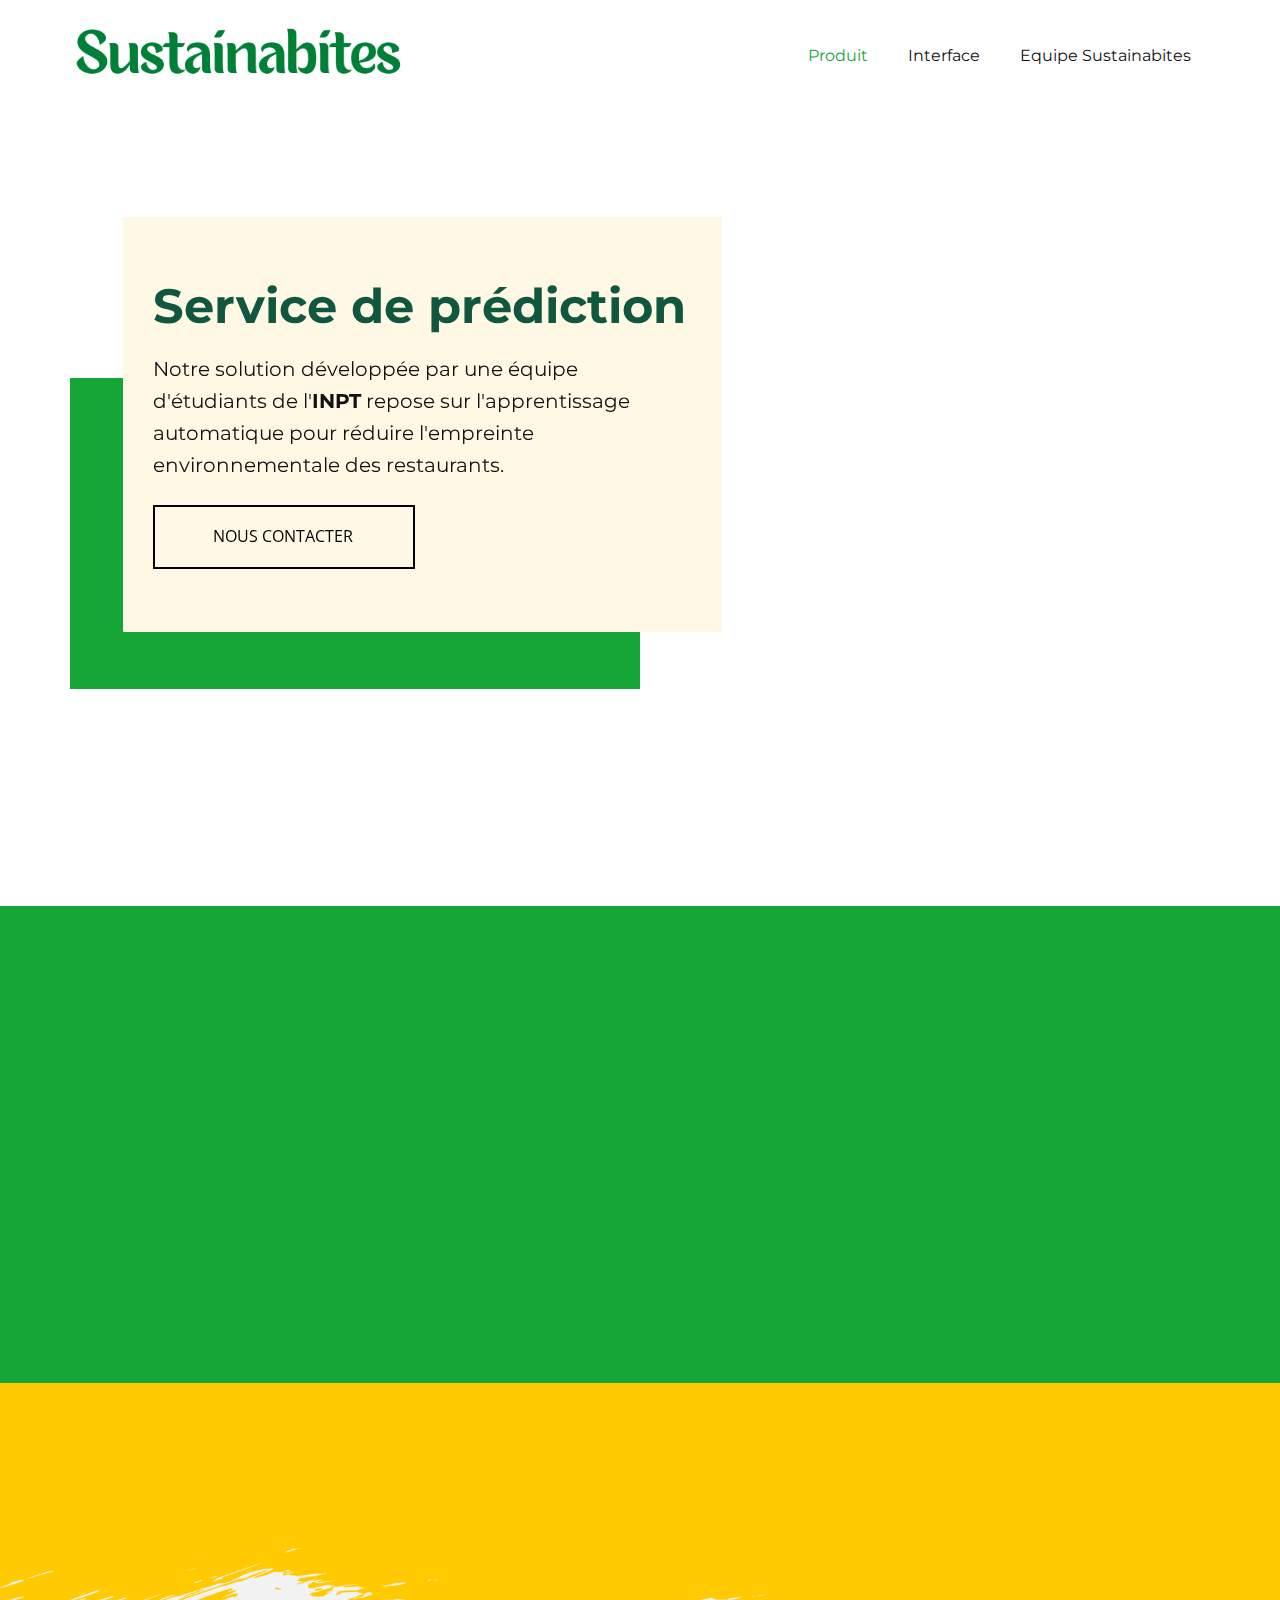
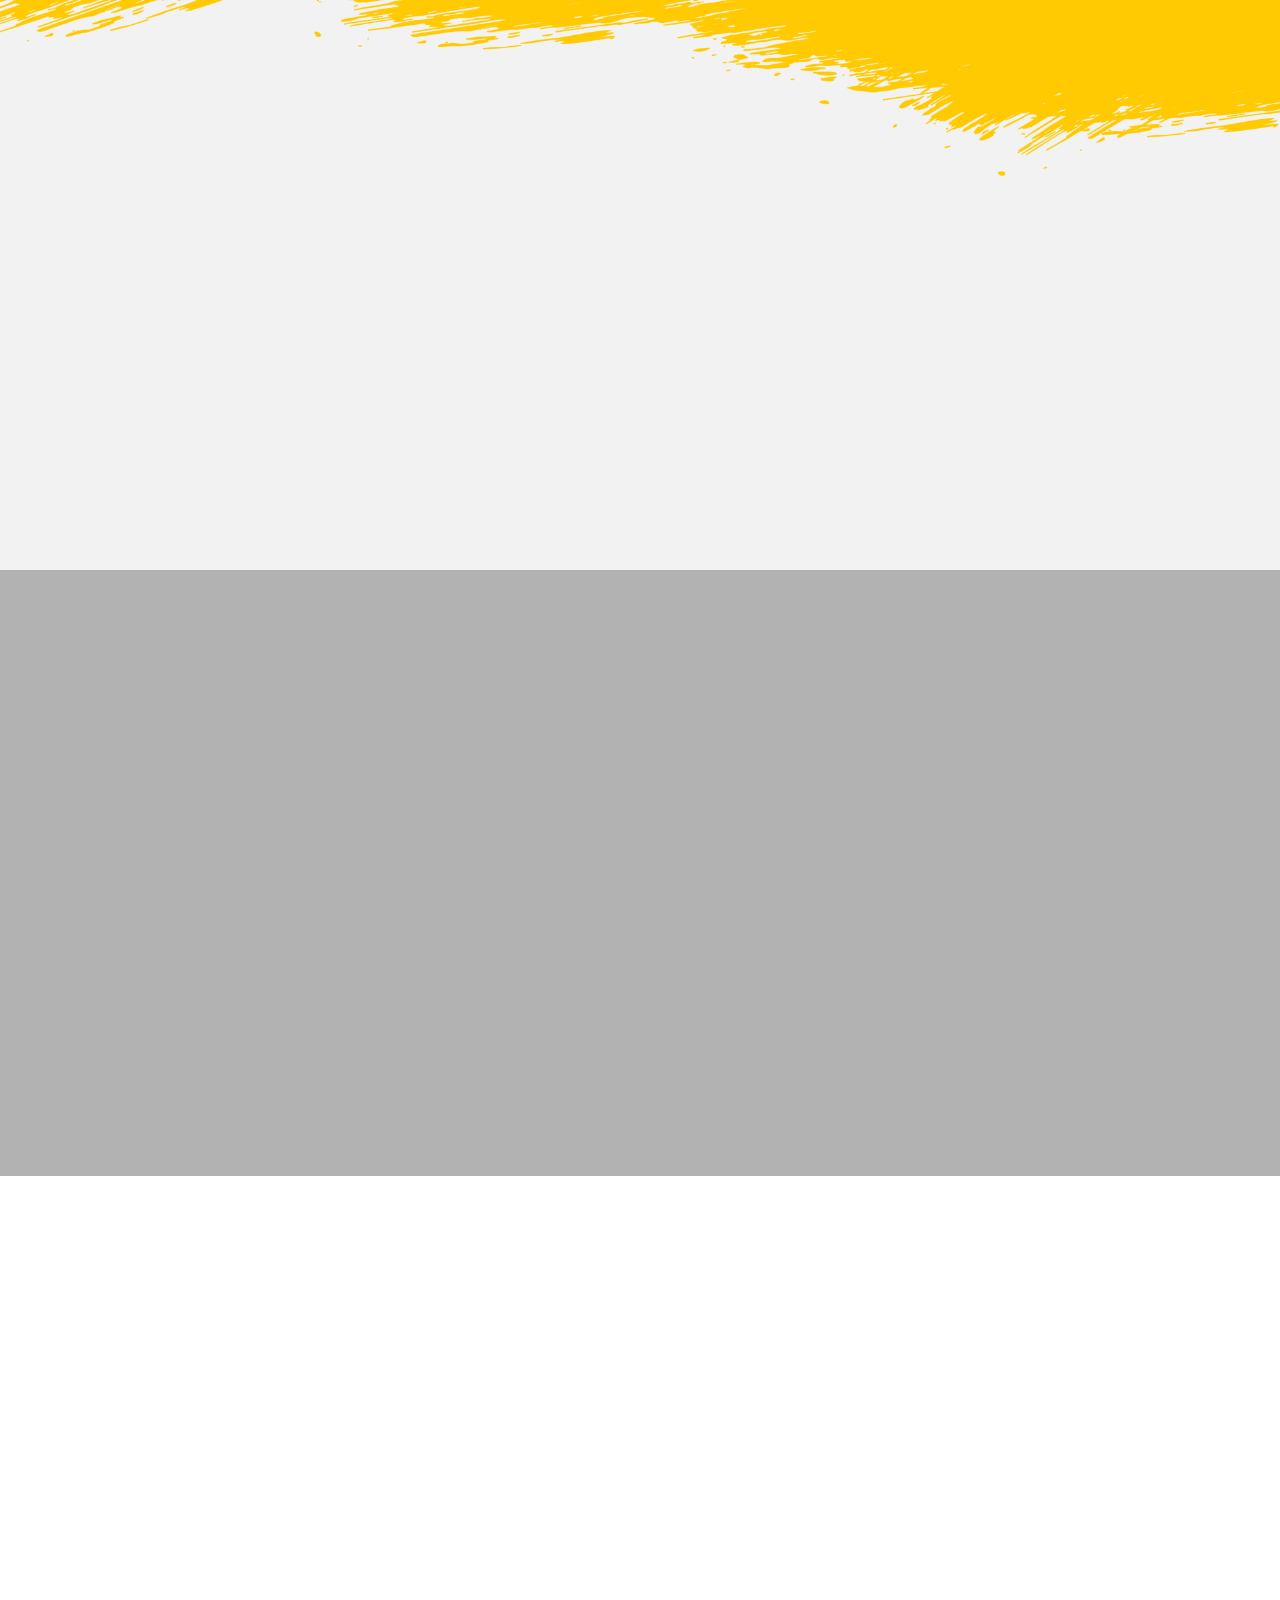
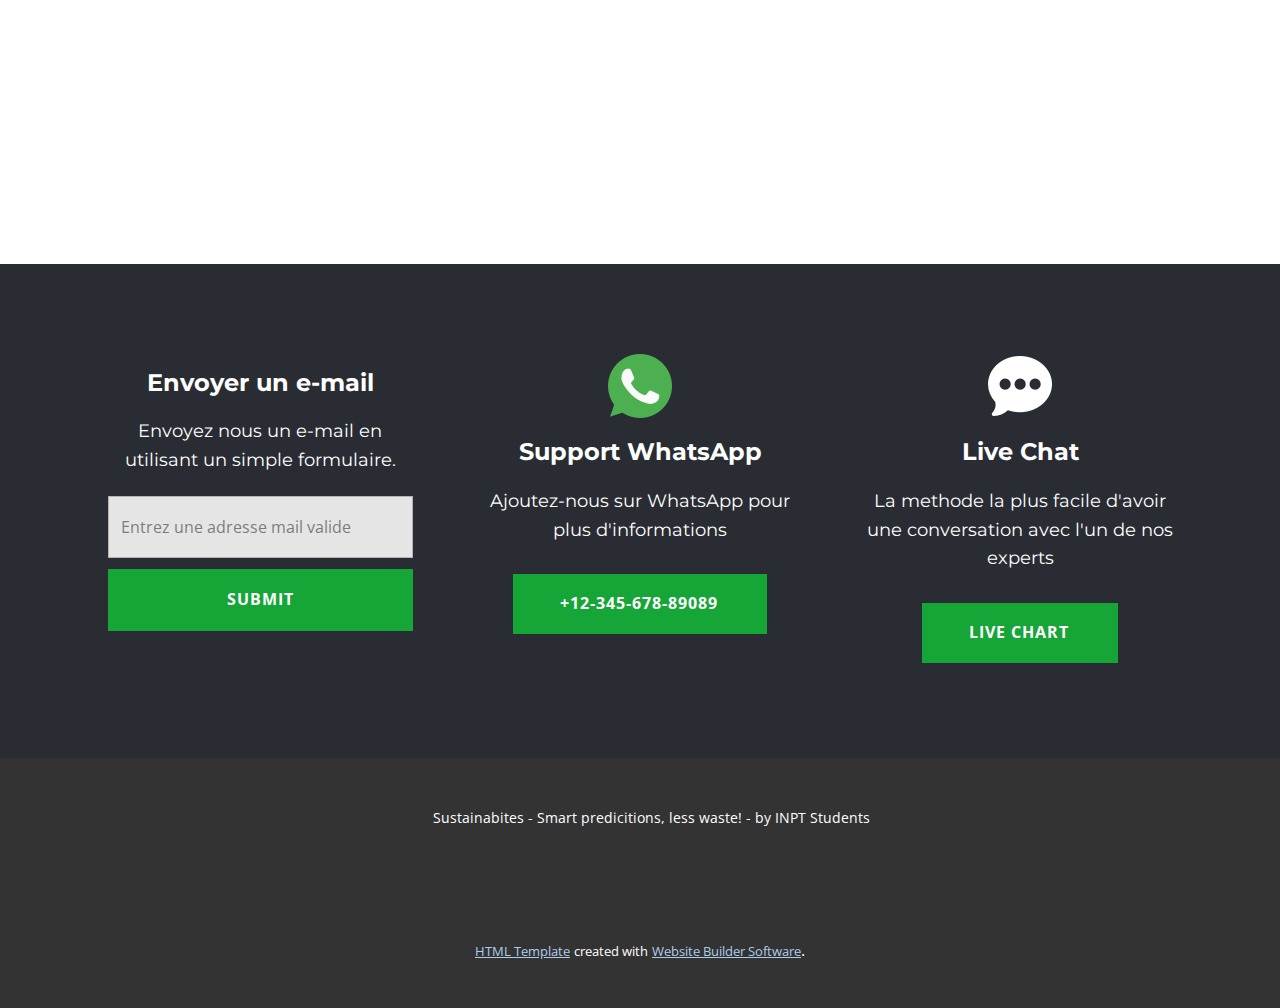
<file: index.html>
<!DOCTYPE html>
<html style="font-size: 16px;" lang="en"><head>
  <link rel="icon" type="image/x-icon" href="/images/sustainabites.ico">
    <meta name="viewport" content="width=device-width, initial-scale=1.0">
    <meta charset="utf-8">
    <meta name="keywords" content="Home Repair Services">
    <meta name="description" content="">
    <title>Produit</title>
    <link rel="stylesheet" href="nicepage.css" media="screen">
<link rel="stylesheet" href="Produit.css" media="screen">
    <script class="u-script" type="text/javascript" src="jquery-1.9.1.min.js" defer=""></script>
    <script class="u-script" type="text/javascript" src="nicepage.js" defer=""></script>
    <meta name="generator" content="Nicepage 5.10.1, nicepage.com">
    <meta name="referrer" content="origin">
    <link id="u-theme-google-font" rel="stylesheet" href="https://fonts.googleapis.com/css?family=Roboto:100,100i,300,300i,400,400i,500,500i,700,700i,900,900i|Open+Sans:300,300i,400,400i,500,500i,600,600i,700,700i,800,800i">
    <link id="u-page-google-font" rel="stylesheet" href="https://fonts.googleapis.com/css?family=Montserrat:100,100i,200,200i,300,300i,400,400i,500,500i,600,600i,700,700i,800,800i,900,900i">
    
    
    
    
    
    
    
    <script type="application/ld+json">{
		"@context": "http://schema.org",
		"@type": "Organization",
		"name": ""
}</script>
    <meta name="theme-color" content="#478ac9">
    <meta property="og:title" content="Produit">
    <meta property="og:type" content="website">
  <meta data-intl-tel-input-cdn-path="intlTelInput/"></head>
  <body class="u-body u-xl-mode" data-lang="en"><header class="u-align-center-sm u-align-center-xs u-clearfix u-header u-header" id="sec-fc20"><div class="u-clearfix u-sheet u-sheet-1">
        <nav class="u-align-left u-menu u-menu-one-level u-offcanvas u-menu-1">
          <div class="menu-collapse" style="font-size: 1rem;">
            <a class="u-button-style u-nav-link" href="#">
              <svg class="u-svg-link" preserveAspectRatio="xMidYMin slice" viewBox="0 0 302 302" style=""><use xlink:href="#svg-8a8f"></use></svg>
              <svg xmlns="http://www.w3.org/2000/svg" xmlns:xlink="http://www.w3.org/1999/xlink" version="1.1" id="svg-8a8f" x="0px" y="0px" viewBox="0 0 302 302" style="enable-background:new 0 0 302 302;" xml:space="preserve" class="u-svg-content"><g><rect y="36" width="302" height="30"></rect><rect y="236" width="302" height="30"></rect><rect y="136" width="302" height="30"></rect>
</g><g></g><g></g><g></g><g></g><g></g><g></g><g></g><g></g><g></g><g></g><g></g><g></g><g></g><g></g><g></g></svg>
            </a>
          </div>
          <div class="u-custom-menu u-nav-container">
            <ul class="u-custom-font u-font-montserrat u-nav u-unstyled u-nav-1"><li class="u-nav-item"><a class="u-button-style u-nav-link u-text-active-custom-color-2 u-text-hover-custom-color-3" href="index.html" style="padding: 10px 20px;">Produit</a>
</li><li class="u-nav-item"><a class="u-button-style u-nav-link u-text-active-custom-color-2 u-text-hover-custom-color-3" href="Interface.html" style="padding: 10px 20px;">Interface</a>
</li><li class="u-nav-item"><a class="u-button-style u-nav-link u-text-active-custom-color-2 u-text-hover-custom-color-3" href="Equipe-Sustainabites.html" style="padding: 10px 20px;">Equipe Sustainabites</a>
</li></ul>
          </div>
          <div class="u-custom-menu u-nav-container-collapse">
            <div class="u-align-center u-black u-container-style u-inner-container-layout u-opacity u-opacity-95 u-sidenav">
              <div class="u-inner-container-layout u-sidenav-overflow">
                <div class="u-menu-close"></div>
                <ul class="u-align-center u-nav u-popupmenu-items u-unstyled u-nav-2"><li class="u-nav-item"><a class="u-button-style u-nav-link" href="index.html">Produit</a>
</li><li class="u-nav-item"><a class="u-button-style u-nav-link" href="Interface.html">Interface</a>
</li><li class="u-nav-item"><a class="u-button-style u-nav-link" href="Equipe-Sustainabites.html">Equipe Sustainabites</a>
</li></ul>
              </div>
            </div>
            <div class="u-black u-menu-overlay u-opacity u-opacity-70"></div>
          </div>
        </nav>
        <img class="u-image u-image-contain u-image-default u-image-1" src="images/Screenshotfrom2023-05-1816-15-27.png" alt="" data-image-width="493" data-image-height="90">
      </div></header>
    <section class="u-clearfix u-image u-section-1" id="carousel_482a" data-image-width="989" data-image-height="2048">
      <div class="u-clearfix u-sheet u-sheet-1">
        <div class="u-custom-color-2 u-shape u-shape-rectangle u-shape-1" data-animation-name="customAnimationIn" data-animation-duration="1500" data-animation-delay="500"></div>
        <div class="u-container-align-left-lg u-container-align-left-md u-container-align-left-sm u-container-align-left-xl u-container-style u-custom-color-1 u-group u-group-1" data-animation-name="customAnimationIn" data-animation-duration="1500" data-animation-delay="0">
          <div class="u-container-layout u-valign-middle-lg u-valign-middle-md u-valign-middle-sm u-valign-middle-xl u-container-layout-1">
            <h2 class="u-align-left u-custom-font u-font-montserrat u-text u-text-custom-color-4 u-text-default u-text-1"> Service de prédiction</h2>
            <p class="u-align-left u-custom-font u-font-montserrat u-text u-text-2">Notre solution développée par une équipe d'étudiants de l'<span style="font-weight: 700;">INPT</span> repose sur l'apprentissage automatique pour réduire l'empreinte environnementale des restaurants.
            </p>
            <a href="https://nicepage.one" class="u-active-black u-align-left u-border-2 u-border-active-black u-border-black u-border-hover-black u-border-radius-50 u-btn u-btn-round u-button-style u-hover-custom-color-2 u-none u-btn-1">Nous contacter</a>
          </div>
        </div>
      </div>
    </section>
    <section class="skrollable skrollable-between u-align-center u-clearfix u-container-align-center u-custom-color-2 u-section-2" src="" id="carousel_9810">
      <div class="u-clearfix u-sheet u-valign-middle u-sheet-1">
        <h2 class="u-align-center u-custom-font u-font-montserrat u-text u-text-1" data-animation-name="customAnimationIn" data-animation-duration="1500">Smart predictions, less waste</h2>
        <p class="u-align-center u-large-text u-text u-text-variant u-text-2" data-animation-name="customAnimationIn" data-animation-duration="1500" data-animation-delay="250"> Notre visée est de sensibiliser les étudiants à l'importance de la protection de l'environnement et minimiser la consommation des ressources</p>
        <a href="https://nicepage.studio" class="u-active-white u-align-center u-border-2 u-border-active-white u-border-black u-border-hover-white u-border-radius-50 u-btn u-button-style u-custom-color-1 u-hover-custom-color-3 u-btn-1" data-animation-name="customAnimationIn" data-animation-duration="1500" data-animation-delay="500" data-animation-direction="">Acheter notre produit</a>
      </div>
    </section>
    <section class="u-align-center u-clearfix u-grey-5 u-section-3" id="sec-b285">
      <div class="u-container-style u-expanded-width-lg u-expanded-width-md u-expanded-width-sm u-expanded-width-xl u-group u-image u-image-1" data-image-width="1980" data-image-height="1132">
        <div class="u-container-layout u-valign-top u-container-layout-1">
          <h2 class="u-align-center u-custom-font u-font-montserrat u-text u-text-default u-text-1" data-animation-name="customAnimationIn" data-animation-duration="1500">Nos services</h2>
        </div>
      </div>
      <div class="u-list u-list-1">
        <div class="u-repeater u-repeater-1">
          <div class="u-align-left u-container-style u-list-item u-repeater-item u-shape-rectangle u-white u-list-item-1" data-animation-name="customAnimationIn" data-animation-duration="1500" data-animation-delay="250">
            <div class="u-container-layout u-similar-container u-valign-top u-container-layout-2"><span class="u-custom-color-2 u-file-icon u-icon u-icon-circle u-icon-1" data-animation-name="customAnimationIn" data-animation-duration="1500" data-animation-delay="500"><img src="images/1107201-d9b66ee2.png" alt=""></span>
              <h4 class="u-custom-font u-font-montserrat u-text u-text-2">Précise</h4>
              <p class="u-custom-font u-font-montserrat u-text u-text-3">
                <span style="font-weight: 700;">Sustainabites</span> a une précision de prédiction de 95% du nombre de repas.
              </p>
              <a href="https://nicepage.com/k/love-html-templates" class="u-border-1 u-border-active-black u-border-custom-color-2 u-border-hover-black u-border-no-left u-border-no-right u-border-no-top u-bottom-left-radius-0 u-bottom-right-radius-0 u-btn u-button-style u-none u-radius-0 u-text-active-black u-text-body-color u-text-hover-black u-top-left-radius-0 u-top-right-radius-0 u-btn-1">En savoir plus</a>
            </div>
          </div>
          <div class="u-align-left u-container-style u-list-item u-repeater-item u-shape-rectangle u-video-cover u-white u-list-item-2" data-animation-name="customAnimationIn" data-animation-duration="1500" data-animation-delay="250">
            <div class="u-container-layout u-similar-container u-valign-top u-container-layout-3"><span class="u-custom-color-2 u-file-icon u-icon u-icon-circle u-icon-2" data-animation-name="customAnimationIn" data-animation-duration="1500" data-animation-delay="500"><img src="images/422315-870a052d.png" alt=""></span>
              <h4 class="u-custom-font u-font-montserrat u-text u-text-4">Simple</h4>
              <p class="u-custom-font u-font-montserrat u-text u-text-5">La WebApp <span style="font-weight: 700;">Sustainabites</span> est tr​è​s simple a utiliser avec une interface précise.
              </p>
              <a href="https://nicepage.review" class="u-border-1 u-border-active-black u-border-custom-color-2 u-border-hover-black u-border-no-left u-border-no-right u-border-no-top u-bottom-left-radius-0 u-bottom-right-radius-0 u-btn u-button-style u-none u-radius-0 u-text-active-black u-text-body-color u-text-hover-black u-top-left-radius-0 u-top-right-radius-0 u-btn-2">En savoir plus</a>
            </div>
          </div>
          <div class="u-align-left u-container-style u-list-item u-repeater-item u-shape-rectangle u-video-cover u-white u-list-item-3" data-animation-name="customAnimationIn" data-animation-duration="1500" data-animation-delay="250">
            <div class="u-container-layout u-similar-container u-valign-top u-container-layout-4"><span class="u-custom-color-2 u-file-icon u-icon u-icon-circle u-icon-3" data-animation-name="customAnimationIn" data-animation-duration="1500" data-animation-delay="500"><img src="images/save-the-world-959365bf.png" alt=""></span>
              <h4 class="u-custom-font u-font-montserrat u-text u-text-6"> Durable</h4>
              <p class="u-custom-font u-font-montserrat u-text u-text-7">Notre but est de préserver l'environnement en utilisant les technologies <span style="font-weight: 700;">ML</span>
              </p>
              <a href="https://nicepage.site" class="u-border-1 u-border-active-black u-border-custom-color-2 u-border-hover-black u-border-no-left u-border-no-right u-border-no-top u-bottom-left-radius-0 u-bottom-right-radius-0 u-btn u-button-style u-none u-radius-0 u-text-active-black u-text-body-color u-text-hover-black u-top-left-radius-0 u-top-right-radius-0 u-btn-3">En savoir plus</a>
            </div>
          </div>
        </div>
      </div>
      
      
      
      
    </section>
    <section class="u-align-center u-clearfix u-container-align-left-lg u-container-align-left-xl u-container-align-left-xxl u-image u-shading u-section-4" id="carousel_2ea7" data-image-width="4000" data-image-height="1840">
      <div class="u-clearfix u-sheet u-valign-middle-xxl u-sheet-1">
        <h2 class="u-align-left u-custom-font u-font-montserrat u-text u-text-1" data-animation-name="customAnimationIn" data-animation-duration="1500" data-animation-delay="0"><b></b>Une approche holistique
        </h2>
        <p class="u-align-left u-large-text u-text u-text-body-alt-color u-text-variant u-text-2" data-animation-name="customAnimationIn" data-animation-duration="1500" data-animation-delay="250">
          <span style="font-weight: 700;"> Sustainabites</span> ne se limite pas seulement à <span style="font-weight: 700;">minimiser la consommation énergétique et alimentaire</span>, mais il vise également à <span style="font-weight: 700;">élever la qualité des plats servis</span>.  Nous cherchons à offrir une <span style="font-weight: 700;">e</span>
          <span style="font-weight: 700;">xpérience gastronomique améliorée</span> tout en préservant l'environnement et en promouvant une gestion responsable des ressources alimentaires.
        </p>
      </div>
      <style data-mode="XXL">@media (max-width: 0px) {
   .u-section-4 {
    background-image: linear-gradient(0deg, rgba(0,0,0,0.1), rgba(0,0,0,0.1)), url("images/cvvcv-min.jpg");
    background-position: 50% 50%;
  }
  .u-section-4 .u-sheet-1 {
    min-height: 702px;
  }
  .u-section-4 .u-text-1 {
    margin-top: 60px;
    margin-right: 518px;
    margin-bottom: 0;
    margin-left: 0;
    font-weight: 700;
  }
  .u-section-4 .u-text-2 {
    text-shadow: 2px 2px 8px rgba(0,0,0,0.4);
    margin-top: 45px;
    margin-right: 678px;
    margin-bottom: 0;
    margin-left: 0;
  }
  .u-block-71f3-55 {
    font-size: 1.125rem;
    margin-top: 32px;
    margin-right: auto;
    margin-bottom: 0;
    margin-left: 0;
  }
  .u-block-71f3-56 {
    border-style: solid;
    padding-top: 0;
    padding-bottom: 0;
    padding-left: 0;
    padding-right: 0;
  }
  .u-block-71f3-59 {
    font-weight: 700;
    text-transform: uppercase;
    font-size: 1rem;
    letter-spacing: 3px;
    background-image: none;
    border-style: solid;
    align-self: center;
    margin-top: 45px;
    margin-right: auto;
    margin-bottom: 60px;
    margin-left: 0;
    padding-top: 17px;
    padding-right: 46px;
    padding-bottom: 17px;
    padding-left: 45px;
  }
  .u-block-71f3-60 {
    font-size: 1.2667em;
    vertical-align: 0px;
  }
}</style>
    </section>
    <section class="u-clearfix u-valign-middle u-section-5" id="carousel_6f9b">
      <div class="u-clearfix u-layout-wrap u-layout-wrap-1">
        <div class="u-layout">
          <div class="u-layout-row">
            <div class="u-align-left u-container-style u-layout-cell u-size-25-xl u-size-30-lg u-size-60-md u-size-60-sm u-size-60-xs u-layout-cell-1" data-animation-name="customAnimationIn" data-animation-duration="1500" data-animation-delay="250">
              <div class="u-container-layout u-valign-top-md u-valign-top-sm u-valign-top-xs u-container-layout-1">
                <h2 class="u-align-left u-custom-font u-font-montserrat u-text u-text-custom-color-2 u-text-1" data-animation-name="customAnimationIn" data-animation-duration="1500" data-animation-delay="500">Qui sommes-nous?</h2>
                <p class="u-align-left u-text u-text-2"> Nous sommes une équipe d'étudiants motivés pour créer un projet d'innovation qui joint nos compétences en <span class="u-text-custom-color-2" style="font-weight: 700;">Data Science </span>et <span style="font-weight: 700;" class="u-text-custom-color-2">Apprentissage automatique</span> au développement durable.&nbsp;<br>Notre approche est de développer des solutions qui nous aideront&nbsp;à rendre l'INPT une école <span style="font-weight: 700;" class="u-text-custom-color-2">digitale</span> et <span class="u-text-custom-color-2" style="font-weight: 700;">r</span>
                  <span class="u-text-custom-color-2" style="font-weight: 700;">espectueuse de l'environnement</span>.
                </p>
              </div>
            </div>
            <div class="u-container-style u-image u-layout-cell u-size-30-lg u-size-35-xl u-size-60-md u-size-60-sm u-size-60-xs u-image-1" data-image-width="1200" data-image-height="900" data-animation-name="customAnimationIn" data-animation-duration="1500" data-animation-delay="500">
              <div class="u-container-layout u-valign-middle u-container-layout-2"></div>
            </div>
          </div>
        </div>
      </div>
    </section>
    <section class="u-clearfix u-container-align-center u-palette-5-dark-3 u-section-6" id="sec-315f">
      <div class="u-clearfix u-sheet u-valign-middle u-sheet-1">
        <div class="u-clearfix u-expanded-width u-layout-wrap u-layout-wrap-1">
          <div class="u-layout">
            <div class="u-layout-row">
              <div class="u-container-align-center u-container-style u-layout-cell u-size-20-lg u-size-20-xl u-size-30-md u-size-30-sm u-size-30-xs u-layout-cell-1">
                <div class="u-container-layout u-valign-top u-container-layout-1">
                  <h4 class="u-align-center u-custom-font u-font-montserrat u-text u-text-1">Envoyer un e-mail</h4>
                  <p class="u-align-center u-custom-font u-font-montserrat u-text u-text-default u-text-2">Envoyez nous un e-mail en utilisant un simple formulaire.</p>
                  <div class="u-align-center-sm u-align-center-xs u-form u-form-1">
                    <form action="https://forms.nicepagesrv.com/v2/form/process" class="u-clearfix u-form-spacing-10 u-form-vertical u-inner-form" source="email" name="form" style="padding: 0px;">
                      <div class="u-form-email u-form-group u-label-none">
                        <label for="email-5b2e" class="u-label">Email</label>
                        <input type="email" placeholder="Entrez une adresse mail valide" id="email-5b2e" name="email" class="u-grey-10 u-input u-input-rectangle u-input-1" required="">
                      </div>
                      <div class="u-align-left u-form-group u-form-submit u-label-none">
                        <a href="#" class="u-active-white u-border-none u-btn u-btn-submit u-button-style u-custom-color-2 u-hover-custom-color-3 u-btn-1">Submit</a>
                        <input type="submit" value="submit" class="u-form-control-hidden">
                      </div>
                      <div class="u-form-send-message u-form-send-success"> Thank you! Your message has been sent. </div>
                      <div class="u-form-send-error u-form-send-message"> Unable to send your message. Please fix errors then try again. </div>
                      <input type="hidden" value="" name="recaptchaResponse">
                      <input type="hidden" name="formServices" value="c67be0aca0ce425687eb1698a84cc3d2">
                    </form>
                  </div>
                </div>
              </div>
              <div class="u-container-align-center-lg u-container-align-center-md u-container-align-center-xl u-container-style u-layout-cell u-size-20-lg u-size-20-xl u-size-30-md u-size-30-sm u-size-30-xs u-layout-cell-2">
                <div class="u-container-layout u-valign-top u-container-layout-2"><span class="u-align-center u-file-icon u-icon u-icon-1"><img src="images/733585.png" alt=""></span>
                  <h4 class="u-align-center u-custom-font u-font-montserrat u-text u-text-3"> Support&nbsp;WhatsApp</h4>
                  <p class="u-align-center u-custom-font u-font-montserrat u-text u-text-default-lg u-text-default-md u-text-default-xl u-text-4"> Ajoutez-nous sur WhatsApp pour plus d'informations</p>
                  <a href="tel:+12-345-678-89089" class="u-active-palette-3-light-1 u-border-none u-btn u-button-style u-custom u-custom-color-2 u-hover-palette-3-light-1 u-btn-2" data-animation-name="" data-animation-duration="0" data-animation-delay="0" data-animation-direction="">+12-345-678-89089</a>
                </div>
              </div>
              <div class="cell-temp-clone u-container-align-center u-container-style u-layout-cell u-size-20-lg u-size-20-xl u-size-60-md u-size-60-sm u-size-60-xs u-layout-cell-3">
                <div class="u-container-layout u-valign-top u-container-layout-3"><span class="u-align-center u-file-icon u-icon u-text-white u-icon-2"><img src="images/684849-34712721.png" alt=""></span>
                  <h4 class="u-align-center u-custom-font u-font-montserrat u-text u-text-5"> Live Chat</h4>
                  <p class="u-align-center u-custom-font u-font-montserrat u-text u-text-6"> La methode la plus facile d'avoir une conversation avec l'un de nos experts</p>
                  <a href="tel:+12-345-678-89089" class="u-active-palette-3-light-1 u-border-none u-btn u-button-style u-custom u-custom-color-2 u-hover-palette-3-light-1 u-btn-3" data-animation-name="" data-animation-duration="0" data-animation-delay="0" data-animation-direction="">Live chart</a>
                </div>
              </div>
            </div>
          </div>
        </div>
      </div>
    </section>
    
    
    <footer class="u-align-center u-clearfix u-footer u-grey-80 u-footer" id="sec-1c95"><div class="u-clearfix u-sheet u-sheet-1">
        <p class="u-small-text u-text u-text-variant u-text-1">Sustainabites - Smart predicitions, less waste! - by INPT Students</p>
      </div></footer>
    <section class="u-backlink u-clearfix u-grey-80">
      <a class="u-link" href="https://nicepage.com/html-templates" target="_blank">
        <span>HTML Template</span>
      </a>
      <p class="u-text">
        <span>created with</span>
      </p>
      <a class="u-link" href="" target="_blank">
        <span>Website Builder Software</span>
      </a>. 
    </section>
  
</body></html>
</file>
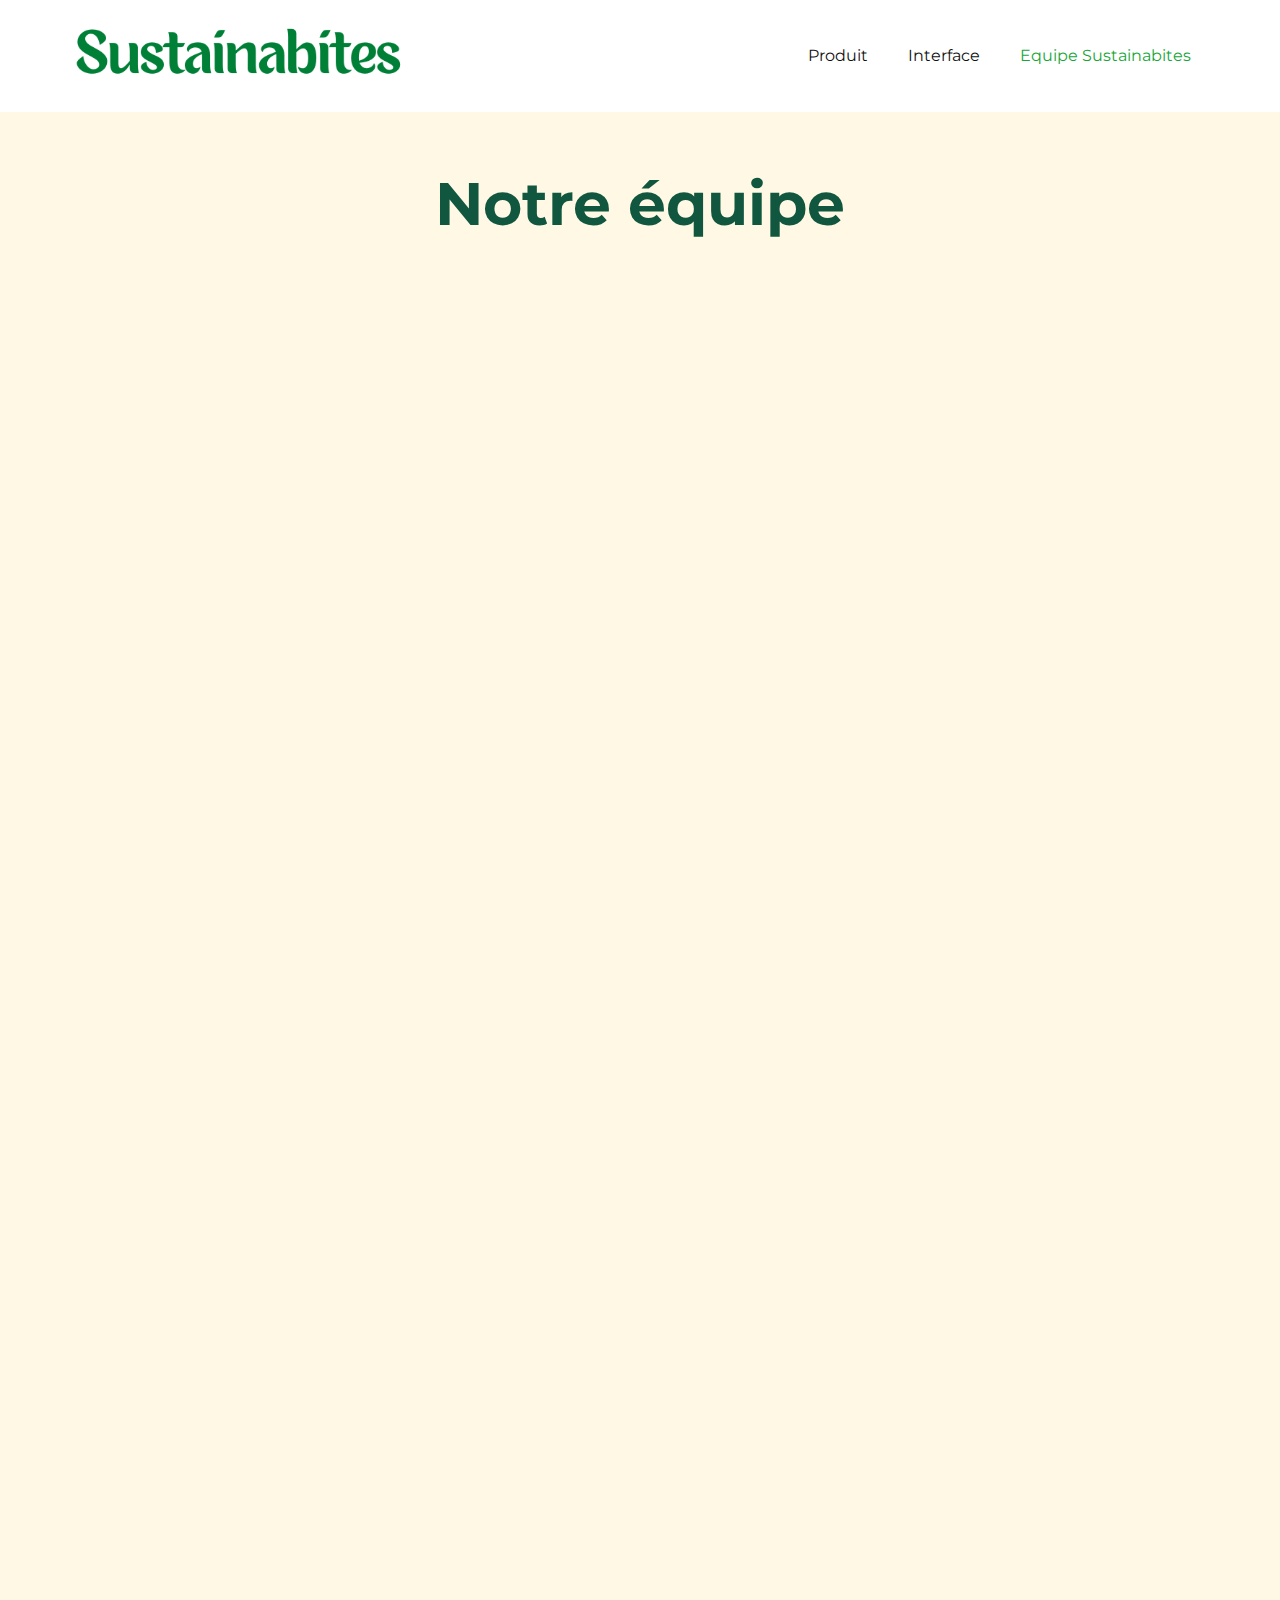
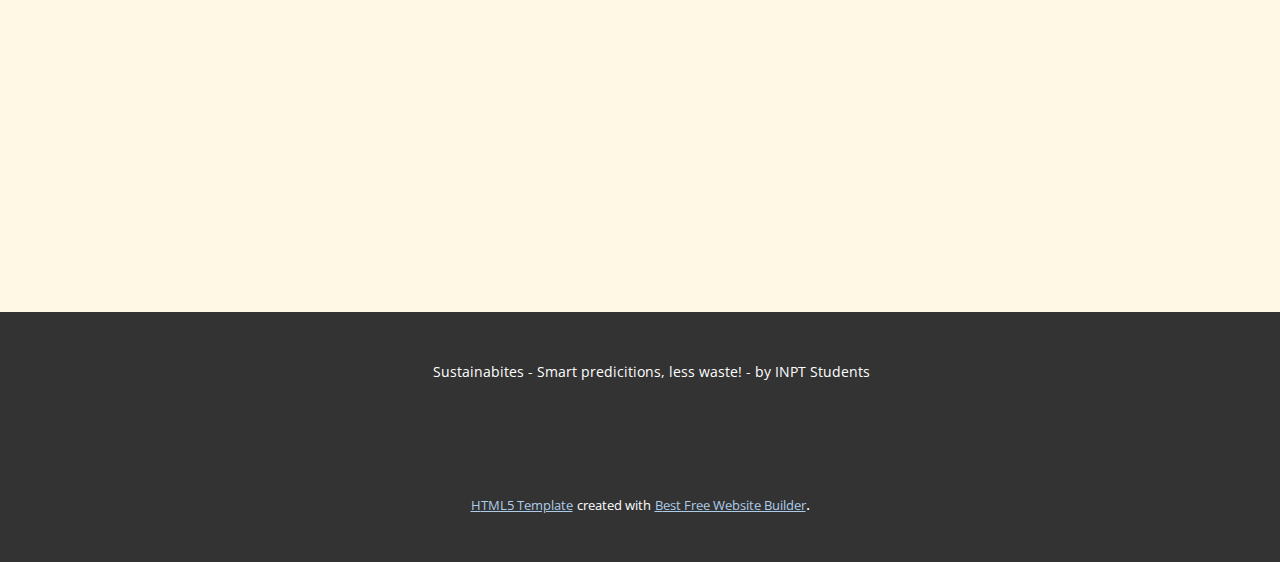
<file: Equipe-Sustainabites.html>
<!DOCTYPE html>
<html style="font-size: 16px;" lang="en"><head>
  <link rel="icon" type="image/x-icon" href="/images/sustainabites.ico">
    <meta name="viewport" content="width=device-width, initial-scale=1.0">
    <meta charset="utf-8">
    <meta name="keywords" content="​Licensed Professional Barbers, Our Barbers, ​Full service barber shop &amp;amp; men’s grooming studio, Contact Us!">
    <meta name="description" content="">
    <title>Equipe Sustainabites</title>
    <link rel="stylesheet" href="nicepage.css" media="screen">
<link rel="stylesheet" href="Equipe-Sustainabites.css" media="screen">
    <script class="u-script" type="text/javascript" src="jquery-1.9.1.min.js" defer=""></script>
    <script class="u-script" type="text/javascript" src="nicepage.js" defer=""></script>
    <meta name="generator" content="Nicepage 5.10.1, nicepage.com">
    <link id="u-theme-google-font" rel="stylesheet" href="https://fonts.googleapis.com/css?family=Roboto:100,100i,300,300i,400,400i,500,500i,700,700i,900,900i|Open+Sans:300,300i,400,400i,500,500i,600,600i,700,700i,800,800i">
    <link id="u-page-google-font" rel="stylesheet" href="https://fonts.googleapis.com/css?family=Montserrat:100,100i,200,200i,300,300i,400,400i,500,500i,600,600i,700,700i,800,800i,900,900i|Inter:100,200,300,400,500,600,700,800,900">
    
    
    <script type="application/ld+json">{
		"@context": "http://schema.org",
		"@type": "Organization",
		"name": "",
		"url": "/"
}</script>
    <meta name="theme-color" content="#478ac9">
    <meta property="og:title" content="Equipe Sustainabites">
    <meta property="og:type" content="website">
    <link rel="canonical" href="/">
  <meta data-intl-tel-input-cdn-path="intlTelInput/"></head>
  <body class="u-body u-xl-mode" data-lang="en"><header class="u-align-center-sm u-align-center-xs u-clearfix u-header u-header" id="sec-fc20"><div class="u-clearfix u-sheet u-sheet-1">
        <nav class="u-align-left u-menu u-menu-one-level u-offcanvas u-menu-1">
          <div class="menu-collapse" style="font-size: 1rem;">
            <a class="u-button-style u-nav-link" href="#">
              <svg class="u-svg-link" preserveAspectRatio="xMidYMin slice" viewBox="0 0 302 302" style=""><use xlink:href="#svg-8a8f"></use></svg>
              <svg xmlns="http://www.w3.org/2000/svg" xmlns:xlink="http://www.w3.org/1999/xlink" version="1.1" id="svg-8a8f" x="0px" y="0px" viewBox="0 0 302 302" style="enable-background:new 0 0 302 302;" xml:space="preserve" class="u-svg-content"><g><rect y="36" width="302" height="30"></rect><rect y="236" width="302" height="30"></rect><rect y="136" width="302" height="30"></rect>
</g><g></g><g></g><g></g><g></g><g></g><g></g><g></g><g></g><g></g><g></g><g></g><g></g><g></g><g></g><g></g></svg>
            </a>
          </div>
          <div class="u-custom-menu u-nav-container">
            <ul class="u-custom-font u-font-montserrat u-nav u-unstyled u-nav-1"><li class="u-nav-item"><a class="u-button-style u-nav-link u-text-active-custom-color-2 u-text-hover-custom-color-3" href="index.html" style="padding: 10px 20px;">Produit</a>
</li><li class="u-nav-item"><a class="u-button-style u-nav-link u-text-active-custom-color-2 u-text-hover-custom-color-3" href="Interface.html" style="padding: 10px 20px;">Interface</a>
</li><li class="u-nav-item"><a class="u-button-style u-nav-link u-text-active-custom-color-2 u-text-hover-custom-color-3" href="Equipe-Sustainabites.html" style="padding: 10px 20px;">Equipe Sustainabites</a>
</li></ul>
          </div>
          <div class="u-custom-menu u-nav-container-collapse">
            <div class="u-align-center u-black u-container-style u-inner-container-layout u-opacity u-opacity-95 u-sidenav">
              <div class="u-inner-container-layout u-sidenav-overflow">
                <div class="u-menu-close"></div>
                <ul class="u-align-center u-nav u-popupmenu-items u-unstyled u-nav-2"><li class="u-nav-item"><a class="u-button-style u-nav-link" href="index.html">Produit</a>
</li><li class="u-nav-item"><a class="u-button-style u-nav-link" href="Interface.html">Interface</a>
</li><li class="u-nav-item"><a class="u-button-style u-nav-link" href="Equipe-Sustainabites.html">Equipe Sustainabites</a>
</li></ul>
              </div>
            </div>
            <div class="u-black u-menu-overlay u-opacity u-opacity-70"></div>
          </div>
        </nav>
        <img class="u-image u-image-contain u-image-default u-image-1" src="images/Screenshotfrom2023-05-1816-15-27.png" alt="" data-image-width="493" data-image-height="90">
      </div></header>
    <section class="u-align-center u-clearfix u-container-align-center u-custom-color-1 u-section-1" id="carousel_b300">
      <div class="u-clearfix u-sheet u-sheet-1">
        <h2 class="u-align-center u-custom-font u-font-montserrat u-text u-text-custom-color-4 u-text-default u-text-1" data-animation-name="customAnimationIn" data-animation-duration="1500">Notre équ​ipe</h2>
        <div class="u-expanded-width u-list u-list-1">
          <div class="u-repeater u-repeater-1">
            <div class="u-align-left u-container-align-left u-container-style u-image u-list-item u-repeater-item u-shading u-shape-rectangle u-image-1" data-image-width="1280" data-image-height="591" data-animation-name="customAnimationIn" data-animation-duration="1500" data-animation-delay="750">
              <div class="u-container-layout u-similar-container u-container-layout-1">
                <h3 class="u-align-left u-custom-font u-font-montserrat u-text u-text-body-alt-color u-text-2">Yassine el-badraoui</h3>
                <p class="u-align-left u-custom-font u-font-montserrat u-text u-text-custom-color-5 u-text-3">Data Analytics&nbsp; &amp; ML</p>
                <p class="u-align-left u-custom-font u-text u-text-4"> Grâce à Sustainabites, l'utilisation de la Data Science devient une évidence pour créer un impact positif sur l'environnement.</p>
              </div>
            </div>
            <div class="u-align-left u-container-align-left u-container-style u-image u-list-item u-repeater-item u-shading u-shape-rectangle u-image-2" data-image-width="1280" data-image-height="704" data-animation-name="customAnimationIn" data-animation-duration="1500" data-animation-delay="750">
              <div class="u-container-layout u-similar-container u-container-layout-2">
                <h3 class="u-align-left u-custom-font u-font-montserrat u-text u-text-body-alt-color u-text-5"> Ayoub Sarab</h3>
                <p class="u-align-left u-custom-font u-font-montserrat u-text u-text-custom-color-5 u-text-6">Webapp Development</p>
                <p class="u-align-left u-custom-font u-text u-text-7"> J'ai été fier de contribuer au développement d'une application qui&nbsp; transformerait notre approche de la durabilité alimentaire.</p>
              </div>
            </div>
            <div class="u-align-left u-container-align-left u-container-style u-image u-list-item u-repeater-item u-shading u-shape-rectangle u-image-3" data-image-width="1280" data-image-height="905" data-animation-name="customAnimationIn" data-animation-duration="1500" data-animation-delay="750">
              <div class="u-container-layout u-similar-container u-container-layout-3">
                <h3 class="u-align-left u-custom-font u-font-montserrat u-text u-text-body-alt-color u-text-8"> Brahim Bentaleb</h3>
                <p class="u-align-left u-custom-font u-font-montserrat u-text u-text-custom-color-5 u-text-9">Business Planning</p>
                <p class="u-align-left u-custom-font u-text u-text-10">La vision stratégique de Sustainabites et leur capacité à maximiser les ressources disponibles pour créer un modèle d'affaires est solide, innovante et créative.<br>
                </p>
              </div>
            </div>
            <div class="u-align-left u-container-align-left u-container-style u-image u-list-item u-repeater-item u-shading u-shape-rectangle u-image-4" data-image-width="1280" data-image-height="854" data-animation-name="customAnimationIn" data-animation-duration="1500" data-animation-delay="750">
              <div class="u-container-layout u-similar-container u-container-layout-4">
                <h3 class="u-align-left u-custom-font u-font-montserrat u-text u-text-body-alt-color u-text-11"> KHadija Ammor</h3>
                <p class="u-align-left u-custom-font u-font-montserrat u-text u-text-custom-color-5 u-text-12">Sponsoring Plan</p>
                <p class="u-align-left u-custom-font u-text u-text-13"> Grâce à une équipe dévouée, Sustainabites est un exemple concret de la façon dont des ressources limitées peuvent être utilisées pour lutter contre le gaspillage alimentaire.</p>
              </div>
            </div>
            <div class="u-align-left u-container-align-left u-container-style u-image u-list-item u-repeater-item u-shading u-shape-rectangle u-image-5" data-image-width="1280" data-image-height="853" data-animation-name="customAnimationIn" data-animation-duration="1500" data-animation-delay="750">
              <div class="u-container-layout u-similar-container u-container-layout-5">
                <h3 class="u-align-left u-custom-font u-font-montserrat u-text u-text-body-alt-color u-text-14">Omar SIfeddine</h3>
                <p class="u-align-left u-custom-font u-font-montserrat u-text u-text-custom-color-5 u-text-15">Visual Identity Design</p>
                <p class="u-align-left u-custom-font u-text u-text-16"> J'ai été ravi de collaborer avec Sustainabites pour créer une marque visuellement captivante et cohérente qui aide à renforcer la crédibilité de notre service</p>
              </div>
            </div>
            <div class="u-align-left u-container-align-left u-container-style u-image u-list-item u-repeater-item u-shading u-shape-rectangle u-image-6" data-image-width="1280" data-image-height="560" data-animation-name="customAnimationIn" data-animation-duration="1500" data-animation-delay="750">
              <div class="u-container-layout u-similar-container u-container-layout-6">
                <h3 class="u-align-left u-custom-font u-font-montserrat u-text u-text-body-alt-color u-text-17">Nouha Ouchaib</h3>
                <p class="u-align-left u-custom-font u-font-montserrat u-text u-text-custom-color-5 u-text-18">Sponsoring Plan</p>
                <p class="u-align-left u-custom-font u-text u-text-19"> L'innovation de Sustainabites est non seulement louable sur le plan social mais aussi attrayante pour les partenaires qui souhaitent soutenir des projets à fort impact.</p>
              </div>
            </div>
            <div class="u-align-left u-container-align-left u-container-style u-image u-list-item u-repeater-item u-shading u-shape-rectangle u-image-7" data-image-width="1280" data-image-height="854" data-animation-name="customAnimationIn" data-animation-duration="1500" data-animation-delay="750">
              <div class="u-container-layout u-similar-container u-container-layout-7">
                <h3 class="u-align-left u-custom-font u-font-montserrat u-text u-text-body-alt-color u-text-20"> Abderrahim Hamadi</h3>
                <p class="u-align-left u-custom-font u-font-montserrat u-text u-text-custom-color-5 u-text-21">Visual Identity Design</p>
                <p class="u-align-left u-custom-font u-text u-text-22"> Nous avons réussi à concevoir un design attrayant et mémorable qui reflète l'engagement de Sustainabites envers la durabilité et la qualité.</p>
              </div>
            </div>
          </div>
        </div>
      </div>
    </section>
    
    
    <footer class="u-align-center u-clearfix u-footer u-grey-80 u-footer" id="sec-1c95"><div class="u-clearfix u-sheet u-sheet-1">
        <p class="u-small-text u-text u-text-variant u-text-1">Sustainabites - Smart predicitions, less waste! - by INPT Students</p>
      </div></footer>
    <section class="u-backlink u-clearfix u-grey-80">
      <a class="u-link" href="https://nicepage.com/html5-template" target="_blank">
        <span>HTML5 Template</span>
      </a>
      <p class="u-text">
        <span>created with</span>
      </p>
      <a class="u-link" href="https://nicepage.com/website-builder" target="_blank">
        <span>Best Free Website Builder</span>
      </a>. 
    </section>
  
</body></html>
</file>
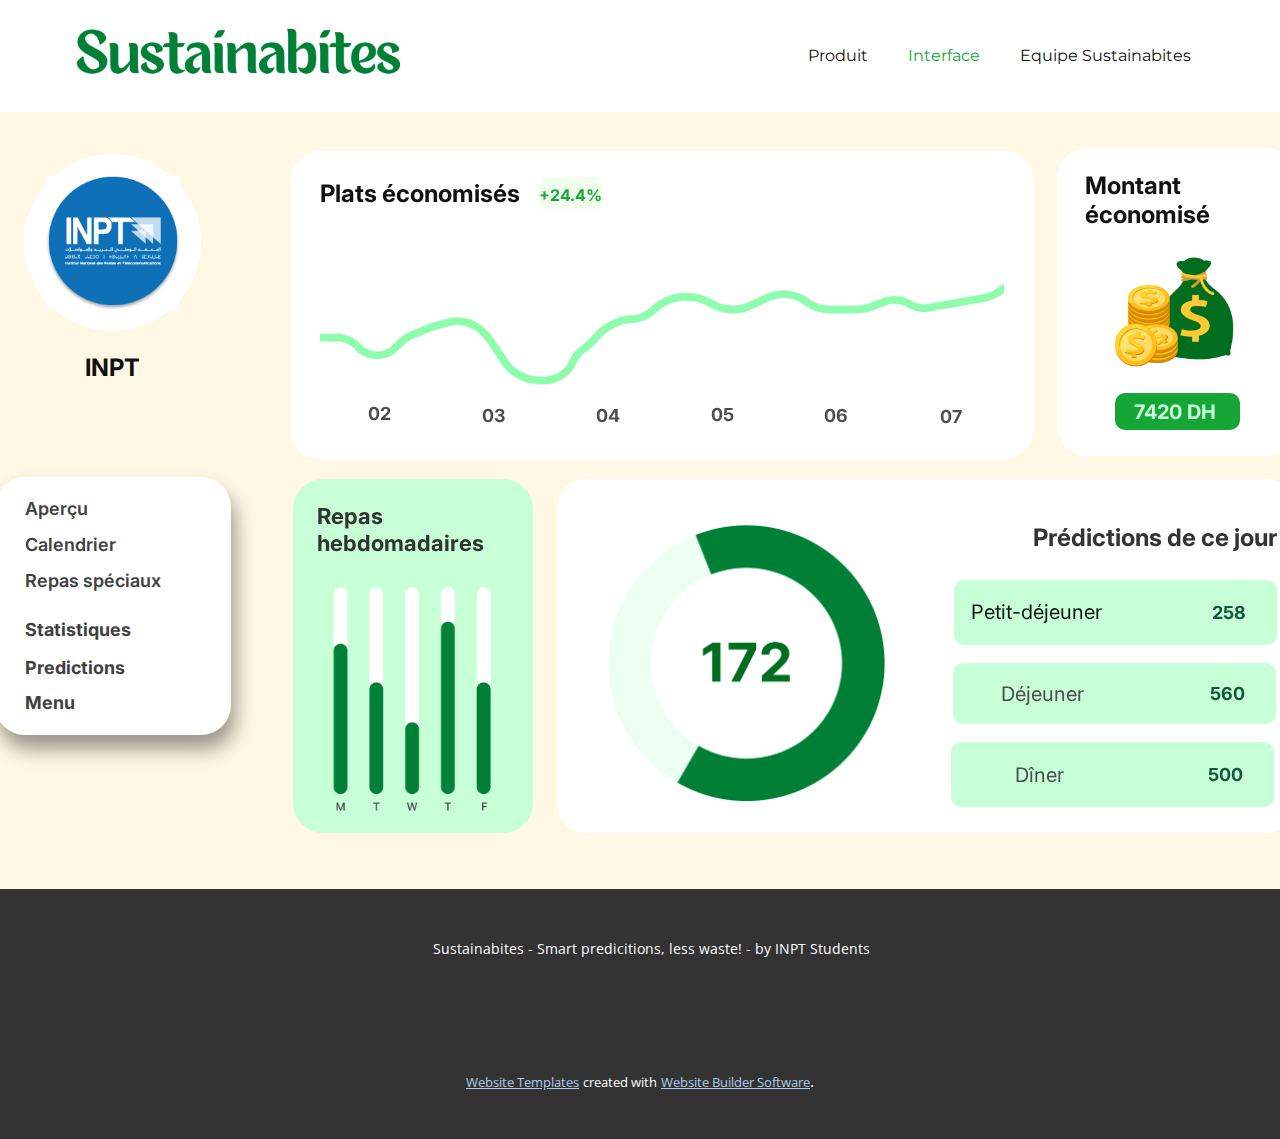
<file: Interface.html>
<!DOCTYPE html>
<html style="font-size: 16px;" lang="en"><head>
  <link rel="icon" type="image/x-icon" href="/images/sustainabites.ico">
    <meta name="viewport" content="width=device-width, initial-scale=1.0">
    <meta charset="utf-8">
    <meta name="keywords" content="">
    <meta name="description" content="">
    <title>Interface</title>
    <link rel="stylesheet" href="nicepage.css" media="screen">
<link rel="stylesheet" href="Interface.css" media="screen">
    <script class="u-script" type="text/javascript" src="jquery-1.9.1.min.js" defer=""></script>
    <script class="u-script" type="text/javascript" src="nicepage.js" defer=""></script>
    <meta name="generator" content="Nicepage 5.10.1, nicepage.com">
    <link id="u-theme-google-font" rel="stylesheet" href="https://fonts.googleapis.com/css?family=Roboto:100,100i,300,300i,400,400i,500,500i,700,700i,900,900i|Open+Sans:300,300i,400,400i,500,500i,600,600i,700,700i,800,800i">
    <link id="u-page-google-font" rel="stylesheet" href="https://fonts.googleapis.com/css?family=Montserrat:100,100i,200,200i,300,300i,400,400i,500,500i,600,600i,700,700i,800,800i,900,900i|Inter:100,200,300,400,500,600,700,800,900">
    
    
    <script type="application/ld+json">{
		"@context": "http://schema.org",
		"@type": "Organization",
		"name": ""
}</script>
    <meta name="theme-color" content="#478ac9">
    <meta property="og:title" content="Interface">
    <meta property="og:type" content="website">
  <meta data-intl-tel-input-cdn-path="intlTelInput/"></head>
  <body class="u-body u-xl-mode" data-lang="en"><header class="u-align-center-sm u-align-center-xs u-clearfix u-header u-header" id="sec-fc20"><div class="u-clearfix u-sheet u-sheet-1">
        <nav class="u-align-left u-menu u-menu-one-level u-offcanvas u-menu-1">
          <div class="menu-collapse" style="font-size: 1rem;">
            <a class="u-button-style u-nav-link" href="#">
              <svg class="u-svg-link" preserveAspectRatio="xMidYMin slice" viewBox="0 0 302 302" style=""><use xlink:href="#svg-8a8f"></use></svg>
              <svg xmlns="http://www.w3.org/2000/svg" xmlns:xlink="http://www.w3.org/1999/xlink" version="1.1" id="svg-8a8f" x="0px" y="0px" viewBox="0 0 302 302" style="enable-background:new 0 0 302 302;" xml:space="preserve" class="u-svg-content"><g><rect y="36" width="302" height="30"></rect><rect y="236" width="302" height="30"></rect><rect y="136" width="302" height="30"></rect>
</g><g></g><g></g><g></g><g></g><g></g><g></g><g></g><g></g><g></g><g></g><g></g><g></g><g></g><g></g><g></g></svg>
            </a>
          </div>
          <div class="u-custom-menu u-nav-container">
            <ul class="u-custom-font u-font-montserrat u-nav u-unstyled u-nav-1"><li class="u-nav-item"><a class="u-button-style u-nav-link u-text-active-custom-color-2 u-text-hover-custom-color-3" href="index.html" style="padding: 10px 20px;">Produit</a>
</li><li class="u-nav-item"><a class="u-button-style u-nav-link u-text-active-custom-color-2 u-text-hover-custom-color-3" href="Interface.html" style="padding: 10px 20px;">Interface</a>
</li><li class="u-nav-item"><a class="u-button-style u-nav-link u-text-active-custom-color-2 u-text-hover-custom-color-3" href="Equipe-Sustainabites.html" style="padding: 10px 20px;">Equipe Sustainabites</a>
</li></ul>
          </div>
          <div class="u-custom-menu u-nav-container-collapse">
            <div class="u-align-center u-black u-container-style u-inner-container-layout u-opacity u-opacity-95 u-sidenav">
              <div class="u-inner-container-layout u-sidenav-overflow">
                <div class="u-menu-close"></div>
                <ul class="u-align-center u-nav u-popupmenu-items u-unstyled u-nav-2"><li class="u-nav-item"><a class="u-button-style u-nav-link" href="index.html">Produit</a>
</li><li class="u-nav-item"><a class="u-button-style u-nav-link" href="Interface.html">Interface</a>
</li><li class="u-nav-item"><a class="u-button-style u-nav-link" href="Equipe-Sustainabites.html">Equipe Sustainabites</a>
</li></ul>
              </div>
            </div>
            <div class="u-black u-menu-overlay u-opacity u-opacity-70"></div>
          </div>
        </nav>
        <img class="u-image u-image-contain u-image-default u-image-1" src="images/Screenshotfrom2023-05-1816-15-27.png" alt="" data-image-width="493" data-image-height="90">
      </div></header>
    <section class="u-clearfix u-custom-color-1 u-section-1" id="sec-cdd9">
      <div class="u-clearfix u-sheet u-valign-middle u-sheet-1">
        <div class="u-clearfix u-layout-wrap u-layout-wrap-1">
          <div class="u-layout">
            <div class="u-layout-row">
              <div class="u-container-style u-layout-cell u-size-13 u-layout-cell-1">
                <div class="u-container-layout u-container-layout-1">
                  <div class="u-preserve-proportions u-shape u-shape-circle u-white u-shape-1"></div>
                  <img class="u-image u-image-contain u-image-default u-preserve-proportions u-image-1" src="images/inpt-logo-round.png" alt="" data-image-width="194" data-image-height="194">
                  <p class="u-custom-font u-text u-text-default u-text-1">INPT</p>
                  <div class="u-container-style u-expanded-width-lg u-expanded-width-md u-expanded-width-sm u-expanded-width-xs u-group u-radius-30 u-shape-round u-white u-group-1">
                    <div class="u-container-layout u-container-layout-2">
                      <a class="u-active-none u-border-none u-btn u-button-link u-button-style u-custom-font u-none u-text-active-custom-color-4 u-text-grey-75 u-text-hover-grey-90 u-btn-1" data-href="https://nicepage.com" href="https://nicepage.review">Aperçu</a>
                      <a class="u-active-none u-border-none u-btn u-button-link u-button-style u-custom-font u-none u-text-active-custom-color-4 u-text-grey-75 u-text-hover-grey-90 u-btn-2" data-href="https://nicepage.com" href="https://nicepage.review">Calendrier</a>
                      <a class="u-active-none u-border-none u-btn u-button-link u-button-style u-custom-font u-none u-text-active-custom-color-4 u-text-grey-75 u-text-hover-grey-90 u-btn-3" data-href="https://nicepage.com" href="https://nicepage.review">Repas spéciaux</a>
                      <p class="u-custom-font u-text u-text-grey-70 u-text-2">
                        <a class="u-active-none u-border-none u-btn u-button-link u-button-style u-none u-text-active-custom-color-4 u-text-grey-75 u-text-hover-grey-90 u-btn-4" data-href="https://nicepage.com" href="https://nicepage.review">Statistiques<br>
                        </a>
                      </p>
                      <p class="u-custom-font u-text u-text-grey-70 u-text-3">
                        <a class="u-active-none u-border-none u-btn u-button-link u-button-style u-none u-text-active-custom-color-4 u-text-grey-75 u-text-hover-grey-90 u-btn-5" data-href="https://nicepage.com" href="https://nicepage.review">Predictions</a>
                      </p>
                      <p class="u-custom-font u-text u-text-grey-70 u-text-4">
                        <a class="u-active-none u-border-none u-btn u-button-link u-button-style u-none u-text-active-custom-color-4 u-text-grey-75 u-text-hover-grey-90 u-btn-6" data-href="https://nicepage.com" href="https://nicepage.review">Menu<br>
                        </a>
                      </p>
                      <div class="u-expanded-width u-shape u-shape-2"></div>
                    </div>
                  </div>
                </div>
              </div>
              <div class="u-container-style u-layout-cell u-size-47 u-layout-cell-2">
                <div class="u-container-layout u-container-layout-3">
                  <div class="u-container-style u-group u-radius-30 u-shape-round u-white u-group-2" data-animation-name="customAnimationIn" data-animation-duration="1000">
                    <div class="u-container-layout u-container-layout-4">
                      <div class="u-container-style u-custom-color-6 u-group u-radius-10 u-shape-round u-group-3">
                        <div class="u-container-layout u-container-layout-5">
                          <h6 class="u-custom-font u-text u-text-custom-color-2 u-text-default u-text-5">+24.4% <span style="font-weight: 400;"></span>
                          </h6>
                        </div>
                      </div>
                      <div class="u-expanded-width u-shape u-shape-3"></div>
                      <img class="u-expanded-width-xl u-image u-image-default u-image-2" src="images/graph-plats.png" alt="" data-image-width="897" data-image-height="224">
                      <h4 class="u-custom-font u-text u-text-default u-text-6"> Plats économisés</h4>
                      <h6 class="u-custom-font u-text u-text-default u-text-grey-70 u-text-7">02</h6>
                      <h6 class="u-custom-font u-text u-text-default u-text-grey-70 u-text-8">05</h6>
                      <h6 class="u-custom-font u-text u-text-default u-text-grey-70 u-text-9">03</h6>
                      <h6 class="u-custom-font u-text u-text-default u-text-grey-70 u-text-10">06</h6>
                      <h6 class="u-custom-font u-text u-text-default u-text-grey-70 u-text-11">04</h6>
                      <h6 class="u-custom-font u-text u-text-default u-text-grey-70 u-text-12">07</h6>
                    </div>
                  </div>
                  <div class="u-container-style u-group u-radius-30 u-shape-round u-white u-group-4" data-animation-name="customAnimationIn" data-animation-duration="1000">
                    <div class="u-container-layout u-container-layout-6">
                      <h4 class="u-custom-font u-text u-text-default u-text-13">Montant ​économisé</h4>
                      <div class="u-expanded-width u-shape u-shape-4"></div>
                      <img class="u-image u-image-contain u-image-default u-preserve-proportions u-image-3" src="images/dollar-money-bag-with-coins-free-png.png" alt="" data-image-width="1920" data-image-height="1920">
                      <div class="u-container-style u-custom-color-2 u-group u-radius-10 u-shape-round u-group-5">
                        <div class="u-container-layout u-container-layout-7">
                          <p class="u-custom-font u-text u-text-custom-color-5 u-text-default u-text-14">7420 DH</p>
                        </div>
                      </div>
                    </div>
                  </div>
                  <div class="u-container-style u-custom-color-5 u-group u-radius-30 u-shape-round u-group-6" data-animation-name="customAnimationIn" data-animation-duration="1000">
                    <div class="u-container-layout u-valign-bottom u-container-layout-8">
                      <h5 class="u-custom-font u-text u-text-grey-80 u-text-15"> Repas hebdomadaires</h5>
                      <div class="u-expanded-width u-shape u-shape-5"></div>
                      <img class="u-image u-image-default u-image-4" src="images/chart-hebdo.png" alt="" data-image-width="508" data-image-height="593">
                    </div>
                  </div>
                  <div class="u-container-style u-group u-radius-30 u-shape-round u-white u-group-7" data-animation-name="customAnimationIn" data-animation-duration="1000">
                    <div class="u-container-layout u-container-layout-9">
                      <img class="u-image u-image-circle u-image-contain u-image-5" src="images/Screenshotfrom2023-05-1820-42-02.png" alt="" data-image-width="598" data-image-height="571">
                      <h4 class="u-custom-font u-text u-text-default u-text-grey-80 u-text-16"> Prédictions de ce jour</h4>
                      <div class="u-container-style u-custom-color-5 u-group u-radius-10 u-shape-round u-group-8">
                        <div class="u-container-layout u-container-layout-10">
                          <p class="u-custom-font u-text u-text-default u-text-17">Petit-déjeuner </p>
                          <p class="u-custom-font u-text u-text-custom-color-4 u-text-default u-text-18">258</p>
                        </div>
                      </div>
                      <div class="u-container-style u-custom-color-5 u-group u-radius-10 u-shape-round u-group-9">
                        <div class="u-container-layout u-container-layout-11">
                          <p class="u-custom-font u-text u-text-grey-70 u-text-19">Déjeuner </p>
                          <p class="u-custom-font u-text u-text-custom-color-4 u-text-default u-text-20">560</p>
                        </div>
                      </div>
                      <div class="u-container-style u-custom-color-5 u-group u-radius-10 u-shape-round u-group-10">
                        <div class="u-container-layout u-container-layout-12">
                          <p class="u-custom-font u-text u-text-default u-text-grey-70 u-text-21"> Dîner </p>
                          <p class="u-custom-font u-text u-text-custom-color-4 u-text-default u-text-22">500</p>
                        </div>
                      </div>
                      <div class="u-expanded-width u-shape u-shape-6"></div>
                    </div>
                  </div>
                </div>
              </div>
            </div>
          </div>
        </div>
      </div>
    </section>
    
    
    <footer class="u-align-center u-clearfix u-footer u-grey-80 u-footer" id="sec-1c95"><div class="u-clearfix u-sheet u-sheet-1">
        <p class="u-small-text u-text u-text-variant u-text-1">Sustainabites - Smart predicitions, less waste! - by INPT Students</p>
      </div></footer>
    <section class="u-backlink u-clearfix u-grey-80">
      <a class="u-link" href="https://nicepage.com/website-templates" target="_blank">
        <span>Website Templates</span>
      </a>
      <p class="u-text">
        <span>created with</span>
      </p>
      <a class="u-link" href="" target="_blank">
        <span>Website Builder Software</span>
      </a>. 
    </section>
  
</body></html>
</file>
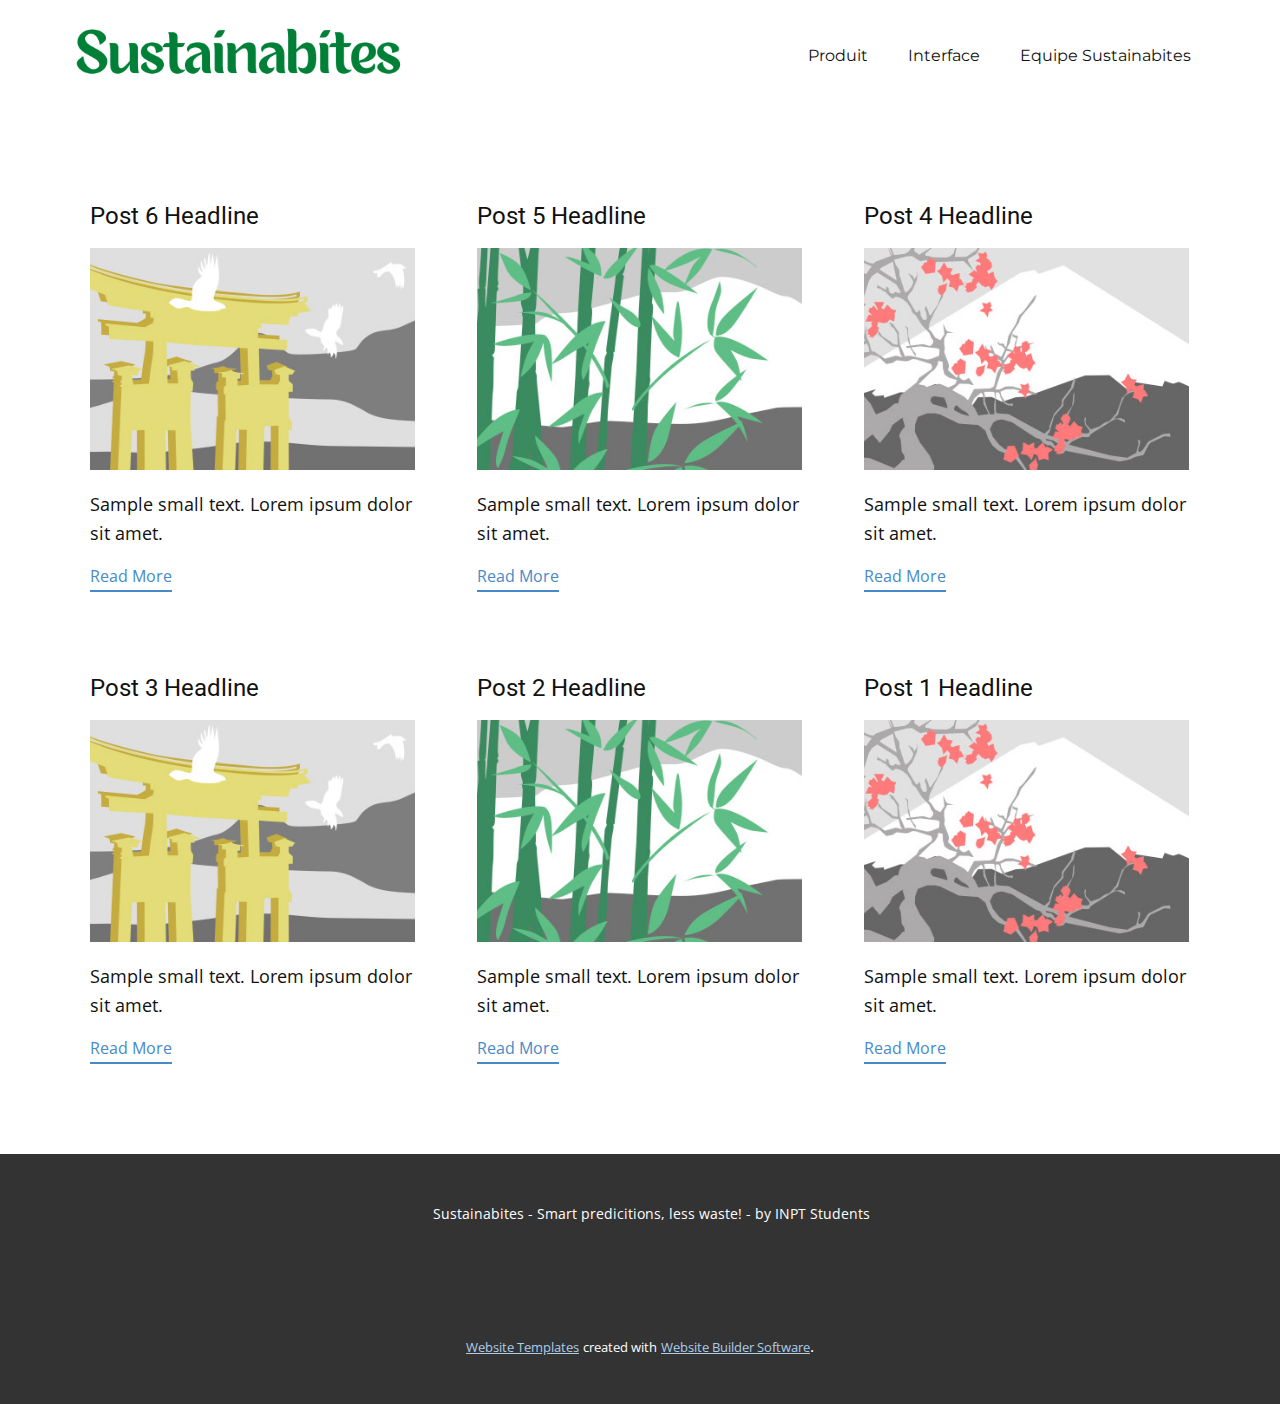
<file: blog/blog.html>
<!DOCTYPE html>
<html style="font-size: 16px;" lang="en"><head>
    <meta name="viewport" content="width=device-width, initial-scale=1.0">
    <meta charset="utf-8">
    <meta name="keywords" content="">
    <meta name="description" content="">
    <title>Blog Template</title>
    <link rel="stylesheet" href="../nicepage.css" media="screen">
<link rel="stylesheet" href="../Blog-Template.css" media="screen">
    <script class="u-script" type="text/javascript" src="../jquery-1.9.1.min.js" defer=""></script>
    <script class="u-script" type="text/javascript" src="../nicepage.js" defer=""></script>
    <meta name="generator" content="Nicepage 5.10.1, nicepage.com">
    <link id="u-theme-google-font" rel="stylesheet" href="https://fonts.googleapis.com/css?family=Roboto:100,100i,300,300i,400,400i,500,500i,700,700i,900,900i|Open+Sans:300,300i,400,400i,500,500i,600,600i,700,700i,800,800i">
    <link id="u-page-google-font" rel="stylesheet" href="https://fonts.googleapis.com/css?family=Montserrat:100,100i,200,200i,300,300i,400,400i,500,500i,600,600i,700,700i,800,800i,900,900i">
    
    
    <script type="application/ld+json">{
		"@context": "http://schema.org",
		"@type": "Organization",
		"name": ""
}</script>
    <meta name="theme-color" content="#478ac9">
  <meta data-intl-tel-input-cdn-path="intlTelInput/"></head>
  <body class="u-body u-xl-mode" data-lang="en"><header class="u-align-center-sm u-align-center-xs u-clearfix u-header u-header" id="sec-fc20"><div class="u-clearfix u-sheet u-sheet-1">
        <nav class="u-align-left u-menu u-menu-one-level u-offcanvas u-menu-1">
          <div class="menu-collapse" style="font-size: 1rem;">
            <a class="u-button-style u-nav-link" href="#">
              <svg class="u-svg-link" preserveAspectRatio="xMidYMin slice" viewBox="0 0 302 302" style=""><use xlink:href="#svg-8a8f"></use></svg>
              <svg xmlns="http://www.w3.org/2000/svg" xmlns:xlink="http://www.w3.org/1999/xlink" version="1.1" id="svg-8a8f" x="0px" y="0px" viewBox="0 0 302 302" style="enable-background:new 0 0 302 302;" xml:space="preserve" class="u-svg-content"><g><rect y="36" width="302" height="30"></rect><rect y="236" width="302" height="30"></rect><rect y="136" width="302" height="30"></rect>
</g><g></g><g></g><g></g><g></g><g></g><g></g><g></g><g></g><g></g><g></g><g></g><g></g><g></g><g></g><g></g></svg>
            </a>
          </div>
          <div class="u-custom-menu u-nav-container">
            <ul class="u-custom-font u-font-montserrat u-nav u-unstyled u-nav-1"><li class="u-nav-item"><a class="u-button-style u-nav-link u-text-active-custom-color-2 u-text-hover-custom-color-3" href="../Produit.html" style="padding: 10px 20px;">Produit</a>
</li><li class="u-nav-item"><a class="u-button-style u-nav-link u-text-active-custom-color-2 u-text-hover-custom-color-3" href="../Interface.html" style="padding: 10px 20px;">Interface</a>
</li><li class="u-nav-item"><a class="u-button-style u-nav-link u-text-active-custom-color-2 u-text-hover-custom-color-3" href="../Equipe-Sustainabites.html" style="padding: 10px 20px;">Equipe Sustainabites</a>
</li></ul>
          </div>
          <div class="u-custom-menu u-nav-container-collapse">
            <div class="u-align-center u-black u-container-style u-inner-container-layout u-opacity u-opacity-95 u-sidenav">
              <div class="u-inner-container-layout u-sidenav-overflow">
                <div class="u-menu-close"></div>
                <ul class="u-align-center u-nav u-popupmenu-items u-unstyled u-nav-2"><li class="u-nav-item"><a class="u-button-style u-nav-link" href="../Produit.html">Produit</a>
</li><li class="u-nav-item"><a class="u-button-style u-nav-link" href="../Interface.html">Interface</a>
</li><li class="u-nav-item"><a class="u-button-style u-nav-link" href="../Equipe-Sustainabites.html">Equipe Sustainabites</a>
</li></ul>
              </div>
            </div>
            <div class="u-black u-menu-overlay u-opacity u-opacity-70"></div>
          </div>
        </nav>
        <img class="u-image u-image-contain u-image-default u-image-1" src="../images/Screenshotfrom2023-05-1816-15-27.png" alt="" data-image-width="493" data-image-height="90">
      </div></header>
    <section class="u-clearfix u-section-1" id="sec-375c">
      <div class="u-clearfix u-sheet u-valign-middle u-sheet-1"><!--blog--><!--blog_options_json--><!--{"type":"Recent","source":"","tags":"","count":""}--><!--/blog_options_json-->
        <div class="u-blog u-expanded-width u-repeater u-repeater-1"><!--blog_post-->
          <div class="u-blog-post u-container-style u-repeater-item u-white u-repeater-item-1">
            <div class="u-container-layout u-similar-container u-valign-top u-container-layout-1"><!--blog_post_header-->
              <h4 class="u-blog-control u-text u-text-1">
                <a class="u-post-header-link" href="../blog/post-5.html">Post 6 Headline</a>
              </h4><!--/blog_post_header--><!--blog_post_image-->
              <a class="u-post-header-link" href="../blog/post-5.html"><img alt="" class="u-blog-control u-expanded-width u-image u-image-default u-image-1" src="../images/8ad73f3c.jpeg"></a><!--/blog_post_image--><!--blog_post_content-->
              <div class="u-blog-control u-post-content u-text u-text-2 fr-view">Sample small text. Lorem ipsum dolor sit amet.</div><!--/blog_post_content--><!--blog_post_readmore-->
              <a href="../blog/post-5.html" class="u-blog-control u-border-2 u-border-palette-1-base u-btn u-btn-rectangle u-button-style u-none u-btn-1"><!--blog_post_readmore_content--><!--options_json--><!--{"content":"","defaultValue":"Read More"}--><!--/options_json-->Read More<!--/blog_post_readmore_content--></a><!--/blog_post_readmore-->
            </div>
          </div><div class="u-blog-post u-container-style u-repeater-item u-video-cover u-white">
            <div class="u-container-layout u-similar-container u-valign-top u-container-layout-2"><!--blog_post_header-->
              <h4 class="u-blog-control u-text u-text-3">
                <a class="u-post-header-link" href="../blog/post-4.html">Post 5 Headline</a>
              </h4><!--/blog_post_header--><!--blog_post_image-->
              <a class="u-post-header-link" href="../blog/post-4.html"><img alt="" class="u-blog-control u-expanded-width u-image u-image-default u-image-2" src="../images/68f64b9d.jpeg"></a><!--/blog_post_image--><!--blog_post_content-->
              <div class="u-blog-control u-post-content u-text u-text-4 fr-view">Sample small text. Lorem ipsum dolor sit amet.</div><!--/blog_post_content--><!--blog_post_readmore-->
              <a href="../blog/post-4.html" class="u-blog-control u-border-2 u-border-palette-1-base u-btn u-btn-rectangle u-button-style u-none u-btn-2"><!--blog_post_readmore_content--><!--options_json--><!--{"content":"","defaultValue":"Read More"}--><!--/options_json-->Read More<!--/blog_post_readmore_content--></a><!--/blog_post_readmore-->
            </div>
          </div><div class="u-blog-post u-container-style u-repeater-item u-video-cover u-white">
            <div class="u-container-layout u-similar-container u-valign-top u-container-layout-3"><!--blog_post_header-->
              <h4 class="u-blog-control u-text u-text-5">
                <a class="u-post-header-link" href="../blog/post-3.html">Post 4 Headline</a>
              </h4><!--/blog_post_header--><!--blog_post_image-->
              <a class="u-post-header-link" href="../blog/post-3.html"><img alt="" class="u-blog-control u-expanded-width u-image u-image-default u-image-3" src="../images/0fd3416c.jpeg"></a><!--/blog_post_image--><!--blog_post_content-->
              <div class="u-blog-control u-post-content u-text u-text-6 fr-view">Sample small text. Lorem ipsum dolor sit amet.</div><!--/blog_post_content--><!--blog_post_readmore-->
              <a href="../blog/post-3.html" class="u-blog-control u-border-2 u-border-palette-1-base u-btn u-btn-rectangle u-button-style u-none u-btn-3"><!--blog_post_readmore_content--><!--options_json--><!--{"content":"","defaultValue":"Read More"}--><!--/options_json-->Read More<!--/blog_post_readmore_content--></a><!--/blog_post_readmore-->
            </div>
          </div><div class="u-blog-post u-container-style u-repeater-item u-white u-repeater-item-1">
            <div class="u-container-layout u-similar-container u-valign-top u-container-layout-1"><!--blog_post_header-->
              <h4 class="u-blog-control u-text u-text-1">
                <a class="u-post-header-link" href="../blog/post-2.html">Post 3 Headline</a>
              </h4><!--/blog_post_header--><!--blog_post_image-->
              <a class="u-post-header-link" href="../blog/post-2.html"><img alt="" class="u-blog-control u-expanded-width u-image u-image-default u-image-1" src="../images/8ad73f3c.jpeg"></a><!--/blog_post_image--><!--blog_post_content-->
              <div class="u-blog-control u-post-content u-text u-text-2 fr-view">Sample small text. Lorem ipsum dolor sit amet.</div><!--/blog_post_content--><!--blog_post_readmore-->
              <a href="../blog/post-2.html" class="u-blog-control u-border-2 u-border-palette-1-base u-btn u-btn-rectangle u-button-style u-none u-btn-1"><!--blog_post_readmore_content--><!--options_json--><!--{"content":"","defaultValue":"Read More"}--><!--/options_json-->Read More<!--/blog_post_readmore_content--></a><!--/blog_post_readmore-->
            </div>
          </div><div class="u-blog-post u-container-style u-repeater-item u-video-cover u-white">
            <div class="u-container-layout u-similar-container u-valign-top u-container-layout-2"><!--blog_post_header-->
              <h4 class="u-blog-control u-text u-text-3">
                <a class="u-post-header-link" href="../blog/post-1.html">Post 2 Headline</a>
              </h4><!--/blog_post_header--><!--blog_post_image-->
              <a class="u-post-header-link" href="../blog/post-1.html"><img alt="" class="u-blog-control u-expanded-width u-image u-image-default u-image-2" src="../images/68f64b9d.jpeg"></a><!--/blog_post_image--><!--blog_post_content-->
              <div class="u-blog-control u-post-content u-text u-text-4 fr-view">Sample small text. Lorem ipsum dolor sit amet.</div><!--/blog_post_content--><!--blog_post_readmore-->
              <a href="../blog/post-1.html" class="u-blog-control u-border-2 u-border-palette-1-base u-btn u-btn-rectangle u-button-style u-none u-btn-2"><!--blog_post_readmore_content--><!--options_json--><!--{"content":"","defaultValue":"Read More"}--><!--/options_json-->Read More<!--/blog_post_readmore_content--></a><!--/blog_post_readmore-->
            </div>
          </div><div class="u-blog-post u-container-style u-repeater-item u-video-cover u-white">
            <div class="u-container-layout u-similar-container u-valign-top u-container-layout-3"><!--blog_post_header-->
              <h4 class="u-blog-control u-text u-text-5">
                <a class="u-post-header-link" href="../blog/post.html">Post 1 Headline</a>
              </h4><!--/blog_post_header--><!--blog_post_image-->
              <a class="u-post-header-link" href="../blog/post.html"><img alt="" class="u-blog-control u-expanded-width u-image u-image-default u-image-3" src="../images/0fd3416c.jpeg"></a><!--/blog_post_image--><!--blog_post_content-->
              <div class="u-blog-control u-post-content u-text u-text-6 fr-view">Sample small text. Lorem ipsum dolor sit amet.</div><!--/blog_post_content--><!--blog_post_readmore-->
              <a href="../blog/post.html" class="u-blog-control u-border-2 u-border-palette-1-base u-btn u-btn-rectangle u-button-style u-none u-btn-3"><!--blog_post_readmore_content--><!--options_json--><!--{"content":"","defaultValue":"Read More"}--><!--/options_json-->Read More<!--/blog_post_readmore_content--></a><!--/blog_post_readmore-->
            </div>
          </div><!--/blog_post--><!--blog_post-->
          <!--/blog_post--><!--blog_post-->
          <!--/blog_post-->
        </div><!--/blog-->
      </div>
    </section>
    
    
    <footer class="u-align-center u-clearfix u-footer u-grey-80 u-footer" id="sec-1c95"><div class="u-clearfix u-sheet u-sheet-1">
        <p class="u-small-text u-text u-text-variant u-text-1">Sustainabites - Smart predicitions, less waste! - by INPT Students</p>
      </div></footer>
    <section class="u-backlink u-clearfix u-grey-80">
      <a class="u-link" href="https://nicepage.com/website-templates" target="_blank">
        <span>Website Templates</span>
      </a>
      <p class="u-text">
        <span>created with</span>
      </p>
      <a class="u-link" href="" target="_blank">
        <span>Website Builder Software</span>
      </a>. 
    </section>
  
</body></html>
</file>
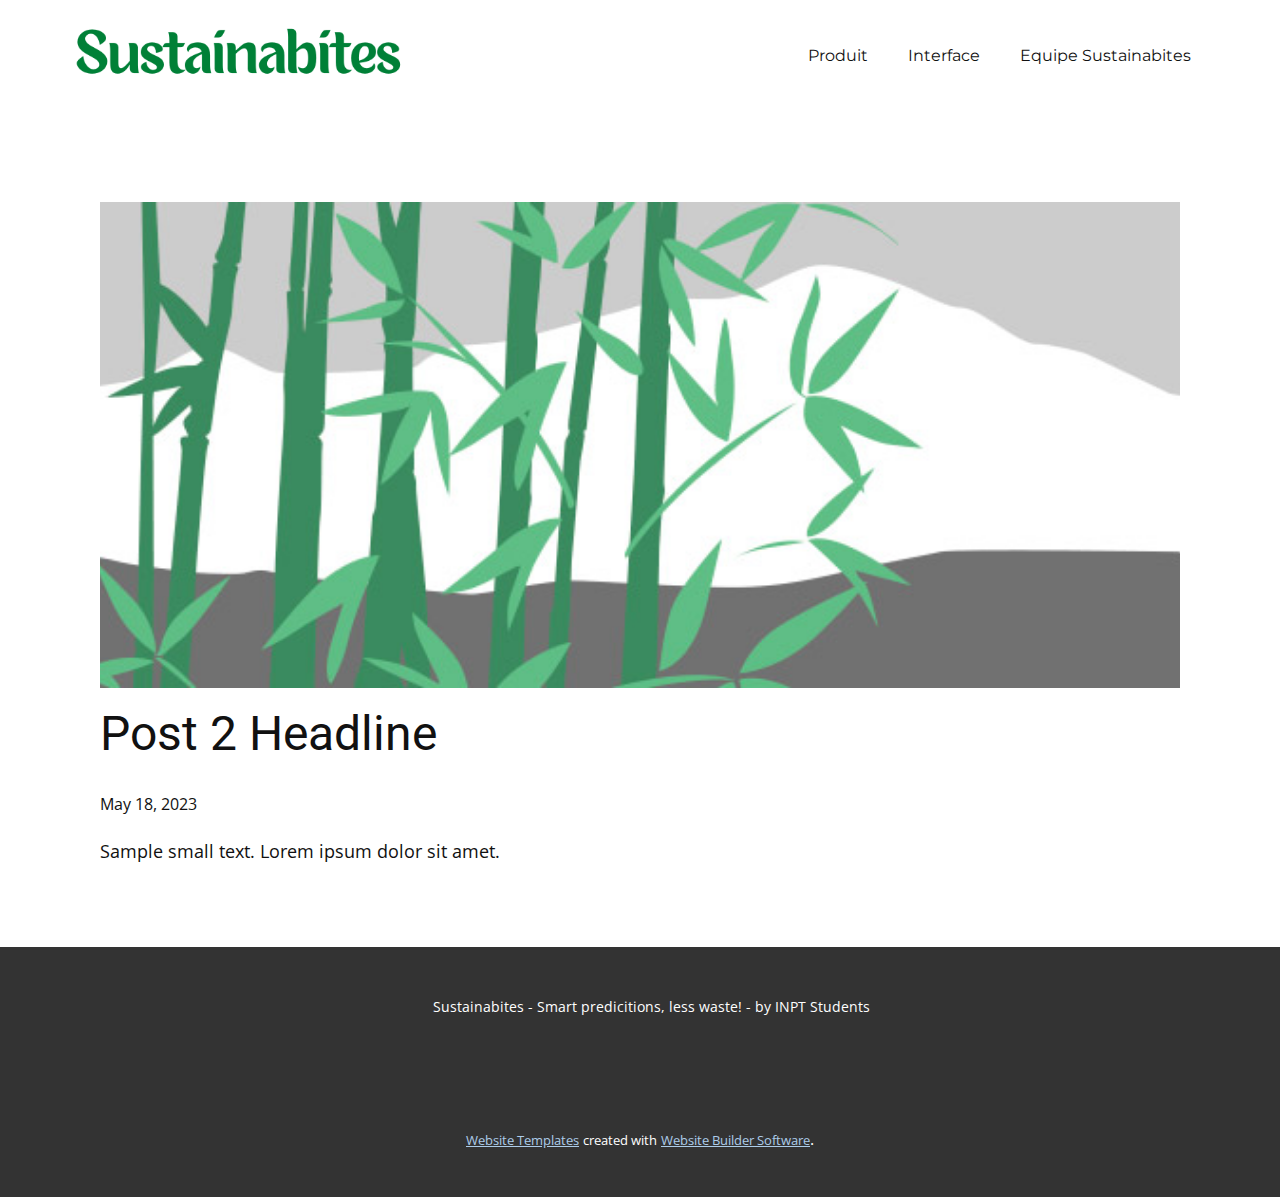
<file: blog/post-1.html>
<!DOCTYPE html>
<html style="font-size: 16px;" lang="en"><head>
    <meta name="viewport" content="width=device-width, initial-scale=1.0">
    <meta charset="utf-8">
    <meta name="keywords" content="Post 1 Headline">
    <meta name="description" content="">
    <title>Post 2 Headline</title>
    <link rel="stylesheet" href="../nicepage.css" media="screen">
<link rel="stylesheet" href="../Post-Template.css" media="screen">
    <script class="u-script" type="text/javascript" src="../jquery-1.9.1.min.js" defer=""></script>
    <script class="u-script" type="text/javascript" src="../nicepage.js" defer=""></script>
    <meta name="generator" content="Nicepage 5.10.1, nicepage.com">
    <link id="u-theme-google-font" rel="stylesheet" href="https://fonts.googleapis.com/css?family=Roboto:100,100i,300,300i,400,400i,500,500i,700,700i,900,900i|Open+Sans:300,300i,400,400i,500,500i,600,600i,700,700i,800,800i">
    <link id="u-page-google-font" rel="stylesheet" href="https://fonts.googleapis.com/css?family=Montserrat:100,100i,200,200i,300,300i,400,400i,500,500i,600,600i,700,700i,800,800i,900,900i">
    
    
    <script type="application/ld+json">{
		"@context": "http://schema.org",
		"@type": "Organization",
		"name": ""
}</script>
    <meta name="theme-color" content="#478ac9">
  <meta data-intl-tel-input-cdn-path="intlTelInput/"></head>
  <body class="u-body u-xl-mode" data-lang="en"><header class="u-align-center-sm u-align-center-xs u-clearfix u-header u-header" id="sec-fc20"><div class="u-clearfix u-sheet u-sheet-1">
        <nav class="u-align-left u-menu u-menu-one-level u-offcanvas u-menu-1">
          <div class="menu-collapse" style="font-size: 1rem;">
            <a class="u-button-style u-nav-link" href="#">
              <svg class="u-svg-link" preserveAspectRatio="xMidYMin slice" viewBox="0 0 302 302" style=""><use xlink:href="#svg-8a8f"></use></svg>
              <svg xmlns="http://www.w3.org/2000/svg" xmlns:xlink="http://www.w3.org/1999/xlink" version="1.1" id="svg-8a8f" x="0px" y="0px" viewBox="0 0 302 302" style="enable-background:new 0 0 302 302;" xml:space="preserve" class="u-svg-content"><g><rect y="36" width="302" height="30"></rect><rect y="236" width="302" height="30"></rect><rect y="136" width="302" height="30"></rect>
</g><g></g><g></g><g></g><g></g><g></g><g></g><g></g><g></g><g></g><g></g><g></g><g></g><g></g><g></g><g></g></svg>
            </a>
          </div>
          <div class="u-custom-menu u-nav-container">
            <ul class="u-custom-font u-font-montserrat u-nav u-unstyled u-nav-1"><li class="u-nav-item"><a class="u-button-style u-nav-link u-text-active-custom-color-2 u-text-hover-custom-color-3" href="../Produit.html" style="padding: 10px 20px;">Produit</a>
</li><li class="u-nav-item"><a class="u-button-style u-nav-link u-text-active-custom-color-2 u-text-hover-custom-color-3" href="../Interface.html" style="padding: 10px 20px;">Interface</a>
</li><li class="u-nav-item"><a class="u-button-style u-nav-link u-text-active-custom-color-2 u-text-hover-custom-color-3" href="../Equipe-Sustainabites.html" style="padding: 10px 20px;">Equipe Sustainabites</a>
</li></ul>
          </div>
          <div class="u-custom-menu u-nav-container-collapse">
            <div class="u-align-center u-black u-container-style u-inner-container-layout u-opacity u-opacity-95 u-sidenav">
              <div class="u-inner-container-layout u-sidenav-overflow">
                <div class="u-menu-close"></div>
                <ul class="u-align-center u-nav u-popupmenu-items u-unstyled u-nav-2"><li class="u-nav-item"><a class="u-button-style u-nav-link" href="../Produit.html">Produit</a>
</li><li class="u-nav-item"><a class="u-button-style u-nav-link" href="../Interface.html">Interface</a>
</li><li class="u-nav-item"><a class="u-button-style u-nav-link" href="../Equipe-Sustainabites.html">Equipe Sustainabites</a>
</li></ul>
              </div>
            </div>
            <div class="u-black u-menu-overlay u-opacity u-opacity-70"></div>
          </div>
        </nav>
        <img class="u-image u-image-contain u-image-default u-image-1" src="../images/Screenshotfrom2023-05-1816-15-27.png" alt="" data-image-width="493" data-image-height="90">
      </div></header>
    <section class="u-align-center u-clearfix u-section-1" id="sec-f135">
      <div class="u-clearfix u-sheet u-valign-middle-md u-valign-middle-sm u-valign-middle-xs u-sheet-1"><!--post_details--><!--post_details_options_json--><!--{"source":""}--><!--/post_details_options_json--><!--blog_post-->
        <div class="u-container-style u-expanded-width u-post-details u-post-details-1">
          <div class="u-container-layout u-valign-middle u-container-layout-1"><!--blog_post_image-->
            <img alt="" class="u-blog-control u-expanded-width u-image u-image-default u-image-1" src="../images/68f64b9d.jpeg"><!--/blog_post_image--><!--blog_post_header-->
            <h2 class="u-blog-control u-text u-text-1">Post 2 Headline</h2><!--/blog_post_header--><!--blog_post_metadata-->
            <div class="u-blog-control u-metadata u-metadata-1"><!--blog_post_metadata_date-->
              <span class="u-meta-date u-meta-icon">May 18, 2023</span><!--/blog_post_metadata_date--><!--blog_post_metadata_category-->
              <!--/blog_post_metadata_category--><!--blog_post_metadata_comments-->
              <!--/blog_post_metadata_comments-->
            </div><!--/blog_post_metadata--><!--blog_post_content-->
            <div class="u-align-justify u-blog-control u-post-content u-text u-text-2 fr-view">
  Sample small text. Lorem ipsum dolor sit amet.
  </div><!--/blog_post_content-->
          </div>
        </div><!--/blog_post--><!--/post_details-->
      </div>
    </section>
    
    
    <footer class="u-align-center u-clearfix u-footer u-grey-80 u-footer" id="sec-1c95"><div class="u-clearfix u-sheet u-sheet-1">
        <p class="u-small-text u-text u-text-variant u-text-1">Sustainabites - Smart predicitions, less waste! - by INPT Students</p>
      </div></footer>
    <section class="u-backlink u-clearfix u-grey-80">
      <a class="u-link" href="https://nicepage.com/website-templates" target="_blank">
        <span>Website Templates</span>
      </a>
      <p class="u-text">
        <span>created with</span>
      </p>
      <a class="u-link" href="" target="_blank">
        <span>Website Builder Software</span>
      </a>. 
    </section>
  
</body></html>
</file>
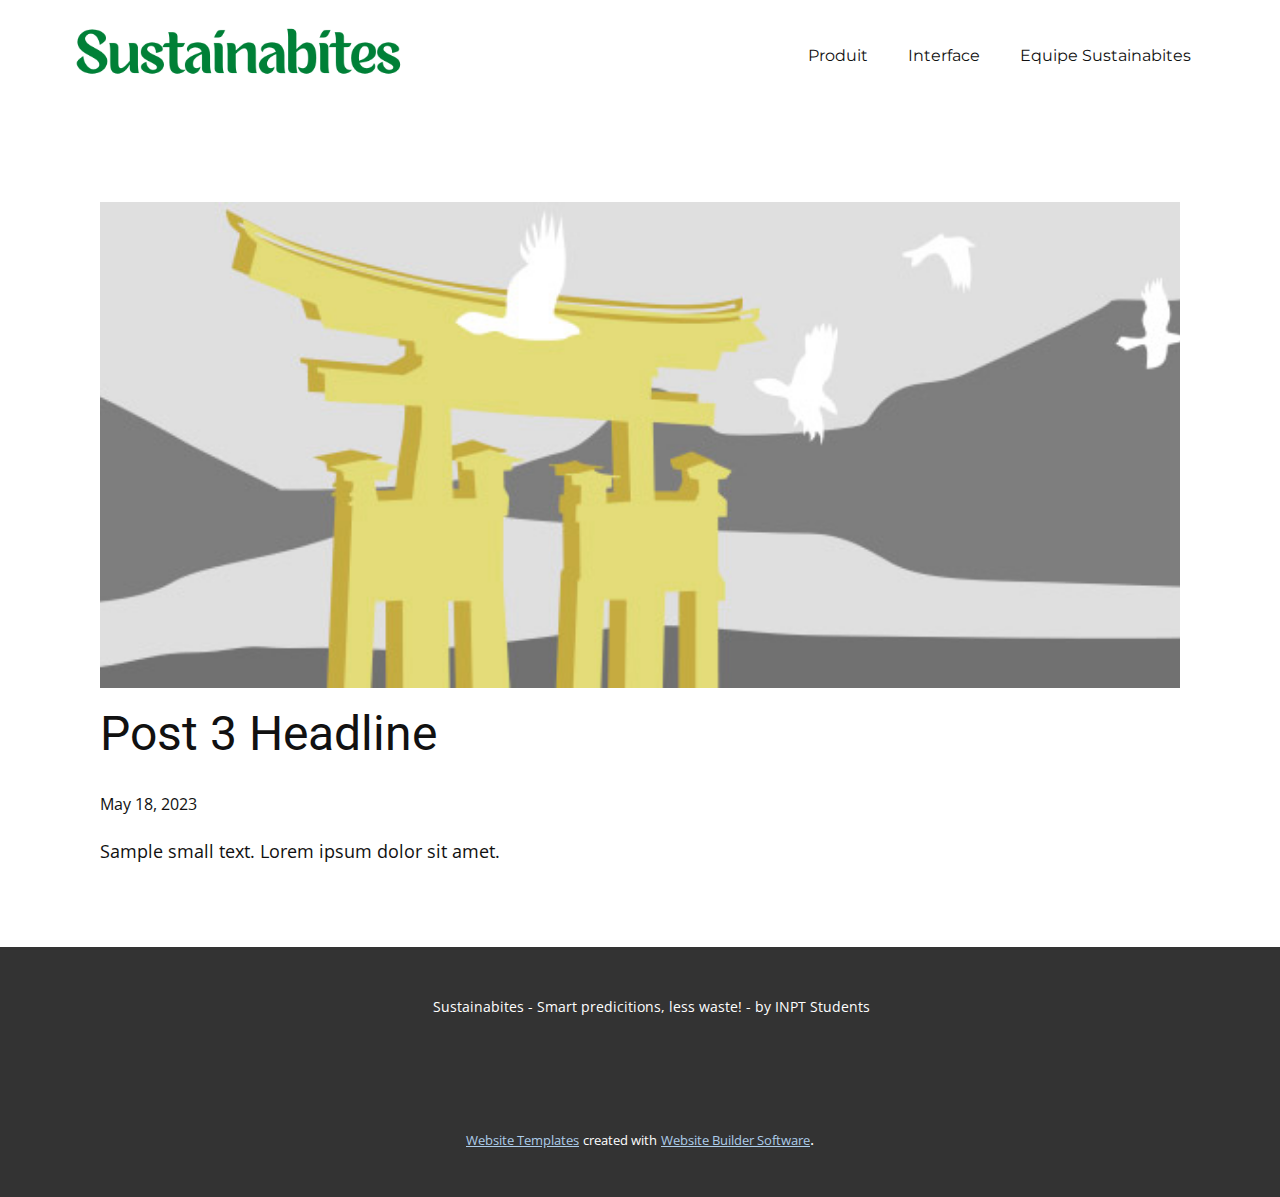
<file: blog/post-2.html>
<!DOCTYPE html>
<html style="font-size: 16px;" lang="en"><head>
    <meta name="viewport" content="width=device-width, initial-scale=1.0">
    <meta charset="utf-8">
    <meta name="keywords" content="Post 1 Headline">
    <meta name="description" content="">
    <title>Post 3 Headline</title>
    <link rel="stylesheet" href="../nicepage.css" media="screen">
<link rel="stylesheet" href="../Post-Template.css" media="screen">
    <script class="u-script" type="text/javascript" src="../jquery-1.9.1.min.js" defer=""></script>
    <script class="u-script" type="text/javascript" src="../nicepage.js" defer=""></script>
    <meta name="generator" content="Nicepage 5.10.1, nicepage.com">
    <link id="u-theme-google-font" rel="stylesheet" href="https://fonts.googleapis.com/css?family=Roboto:100,100i,300,300i,400,400i,500,500i,700,700i,900,900i|Open+Sans:300,300i,400,400i,500,500i,600,600i,700,700i,800,800i">
    <link id="u-page-google-font" rel="stylesheet" href="https://fonts.googleapis.com/css?family=Montserrat:100,100i,200,200i,300,300i,400,400i,500,500i,600,600i,700,700i,800,800i,900,900i">
    
    
    <script type="application/ld+json">{
		"@context": "http://schema.org",
		"@type": "Organization",
		"name": ""
}</script>
    <meta name="theme-color" content="#478ac9">
  <meta data-intl-tel-input-cdn-path="intlTelInput/"></head>
  <body class="u-body u-xl-mode" data-lang="en"><header class="u-align-center-sm u-align-center-xs u-clearfix u-header u-header" id="sec-fc20"><div class="u-clearfix u-sheet u-sheet-1">
        <nav class="u-align-left u-menu u-menu-one-level u-offcanvas u-menu-1">
          <div class="menu-collapse" style="font-size: 1rem;">
            <a class="u-button-style u-nav-link" href="#">
              <svg class="u-svg-link" preserveAspectRatio="xMidYMin slice" viewBox="0 0 302 302" style=""><use xlink:href="#svg-8a8f"></use></svg>
              <svg xmlns="http://www.w3.org/2000/svg" xmlns:xlink="http://www.w3.org/1999/xlink" version="1.1" id="svg-8a8f" x="0px" y="0px" viewBox="0 0 302 302" style="enable-background:new 0 0 302 302;" xml:space="preserve" class="u-svg-content"><g><rect y="36" width="302" height="30"></rect><rect y="236" width="302" height="30"></rect><rect y="136" width="302" height="30"></rect>
</g><g></g><g></g><g></g><g></g><g></g><g></g><g></g><g></g><g></g><g></g><g></g><g></g><g></g><g></g><g></g></svg>
            </a>
          </div>
          <div class="u-custom-menu u-nav-container">
            <ul class="u-custom-font u-font-montserrat u-nav u-unstyled u-nav-1"><li class="u-nav-item"><a class="u-button-style u-nav-link u-text-active-custom-color-2 u-text-hover-custom-color-3" href="../Produit.html" style="padding: 10px 20px;">Produit</a>
</li><li class="u-nav-item"><a class="u-button-style u-nav-link u-text-active-custom-color-2 u-text-hover-custom-color-3" href="../Interface.html" style="padding: 10px 20px;">Interface</a>
</li><li class="u-nav-item"><a class="u-button-style u-nav-link u-text-active-custom-color-2 u-text-hover-custom-color-3" href="../Equipe-Sustainabites.html" style="padding: 10px 20px;">Equipe Sustainabites</a>
</li></ul>
          </div>
          <div class="u-custom-menu u-nav-container-collapse">
            <div class="u-align-center u-black u-container-style u-inner-container-layout u-opacity u-opacity-95 u-sidenav">
              <div class="u-inner-container-layout u-sidenav-overflow">
                <div class="u-menu-close"></div>
                <ul class="u-align-center u-nav u-popupmenu-items u-unstyled u-nav-2"><li class="u-nav-item"><a class="u-button-style u-nav-link" href="../Produit.html">Produit</a>
</li><li class="u-nav-item"><a class="u-button-style u-nav-link" href="../Interface.html">Interface</a>
</li><li class="u-nav-item"><a class="u-button-style u-nav-link" href="../Equipe-Sustainabites.html">Equipe Sustainabites</a>
</li></ul>
              </div>
            </div>
            <div class="u-black u-menu-overlay u-opacity u-opacity-70"></div>
          </div>
        </nav>
        <img class="u-image u-image-contain u-image-default u-image-1" src="../images/Screenshotfrom2023-05-1816-15-27.png" alt="" data-image-width="493" data-image-height="90">
      </div></header>
    <section class="u-align-center u-clearfix u-section-1" id="sec-f135">
      <div class="u-clearfix u-sheet u-valign-middle-md u-valign-middle-sm u-valign-middle-xs u-sheet-1"><!--post_details--><!--post_details_options_json--><!--{"source":""}--><!--/post_details_options_json--><!--blog_post-->
        <div class="u-container-style u-expanded-width u-post-details u-post-details-1">
          <div class="u-container-layout u-valign-middle u-container-layout-1"><!--blog_post_image-->
            <img alt="" class="u-blog-control u-expanded-width u-image u-image-default u-image-1" src="../images/8ad73f3c.jpeg"><!--/blog_post_image--><!--blog_post_header-->
            <h2 class="u-blog-control u-text u-text-1">Post 3 Headline</h2><!--/blog_post_header--><!--blog_post_metadata-->
            <div class="u-blog-control u-metadata u-metadata-1"><!--blog_post_metadata_date-->
              <span class="u-meta-date u-meta-icon">May 18, 2023</span><!--/blog_post_metadata_date--><!--blog_post_metadata_category-->
              <!--/blog_post_metadata_category--><!--blog_post_metadata_comments-->
              <!--/blog_post_metadata_comments-->
            </div><!--/blog_post_metadata--><!--blog_post_content-->
            <div class="u-align-justify u-blog-control u-post-content u-text u-text-2 fr-view">
  Sample small text. Lorem ipsum dolor sit amet.
  </div><!--/blog_post_content-->
          </div>
        </div><!--/blog_post--><!--/post_details-->
      </div>
    </section>
    
    
    <footer class="u-align-center u-clearfix u-footer u-grey-80 u-footer" id="sec-1c95"><div class="u-clearfix u-sheet u-sheet-1">
        <p class="u-small-text u-text u-text-variant u-text-1">Sustainabites - Smart predicitions, less waste! - by INPT Students</p>
      </div></footer>
    <section class="u-backlink u-clearfix u-grey-80">
      <a class="u-link" href="https://nicepage.com/website-templates" target="_blank">
        <span>Website Templates</span>
      </a>
      <p class="u-text">
        <span>created with</span>
      </p>
      <a class="u-link" href="" target="_blank">
        <span>Website Builder Software</span>
      </a>. 
    </section>
  
</body></html>
</file>
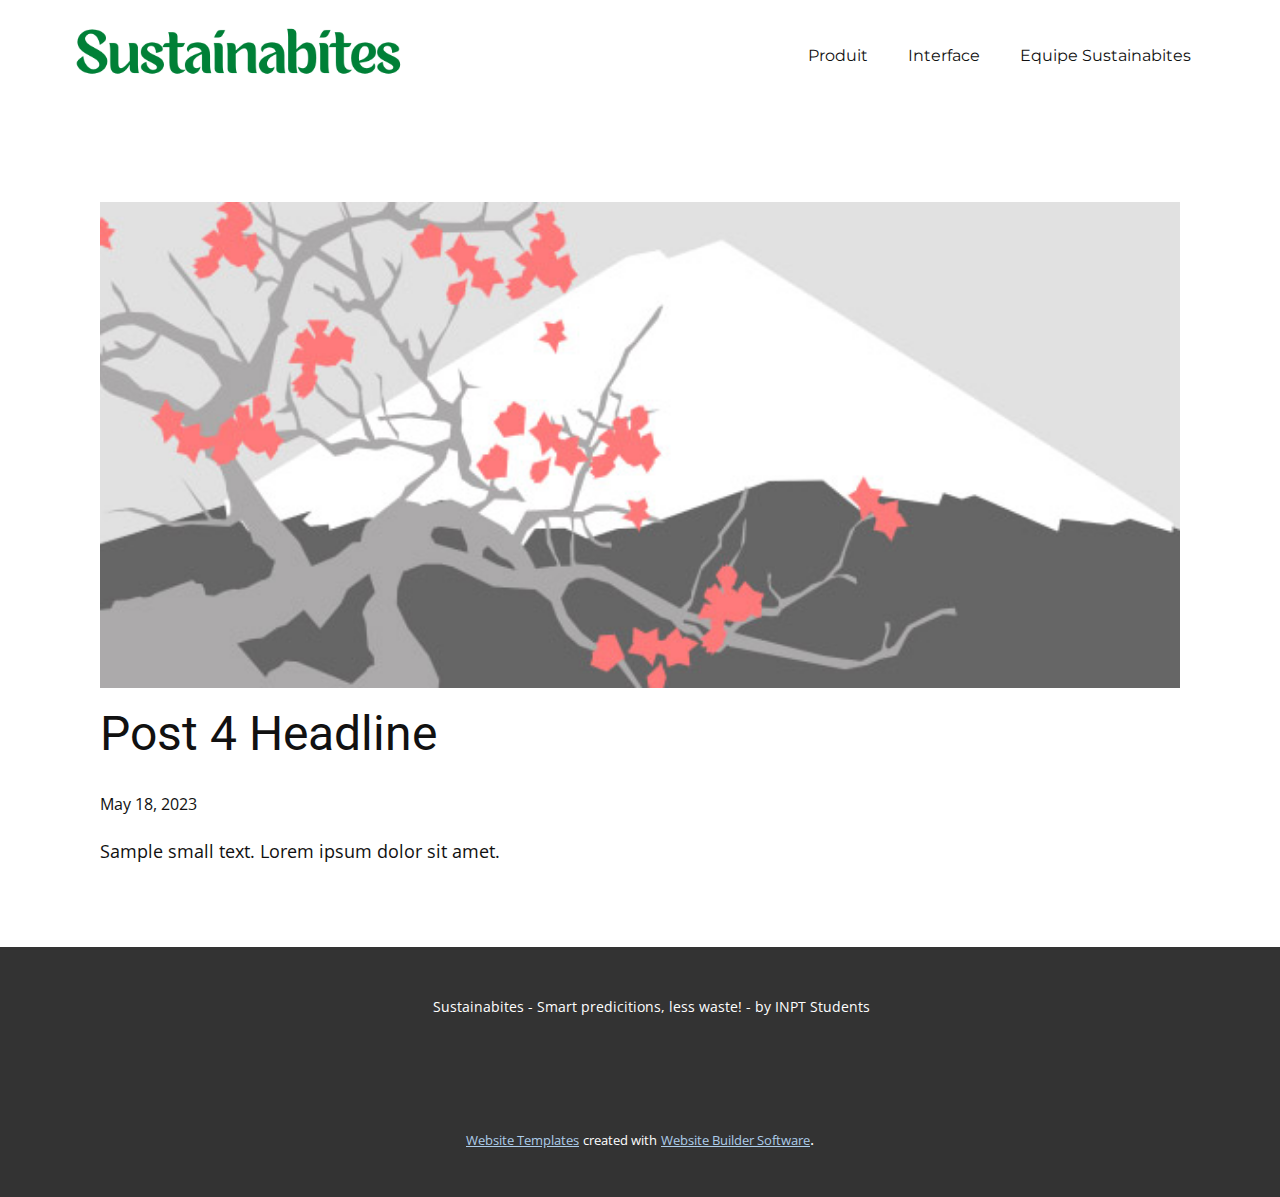
<file: blog/post-3.html>
<!DOCTYPE html>
<html style="font-size: 16px;" lang="en"><head>
    <meta name="viewport" content="width=device-width, initial-scale=1.0">
    <meta charset="utf-8">
    <meta name="keywords" content="Post 1 Headline">
    <meta name="description" content="">
    <title>Post 4 Headline</title>
    <link rel="stylesheet" href="../nicepage.css" media="screen">
<link rel="stylesheet" href="../Post-Template.css" media="screen">
    <script class="u-script" type="text/javascript" src="../jquery-1.9.1.min.js" defer=""></script>
    <script class="u-script" type="text/javascript" src="../nicepage.js" defer=""></script>
    <meta name="generator" content="Nicepage 5.10.1, nicepage.com">
    <link id="u-theme-google-font" rel="stylesheet" href="https://fonts.googleapis.com/css?family=Roboto:100,100i,300,300i,400,400i,500,500i,700,700i,900,900i|Open+Sans:300,300i,400,400i,500,500i,600,600i,700,700i,800,800i">
    <link id="u-page-google-font" rel="stylesheet" href="https://fonts.googleapis.com/css?family=Montserrat:100,100i,200,200i,300,300i,400,400i,500,500i,600,600i,700,700i,800,800i,900,900i">
    
    
    <script type="application/ld+json">{
		"@context": "http://schema.org",
		"@type": "Organization",
		"name": ""
}</script>
    <meta name="theme-color" content="#478ac9">
  <meta data-intl-tel-input-cdn-path="intlTelInput/"></head>
  <body class="u-body u-xl-mode" data-lang="en"><header class="u-align-center-sm u-align-center-xs u-clearfix u-header u-header" id="sec-fc20"><div class="u-clearfix u-sheet u-sheet-1">
        <nav class="u-align-left u-menu u-menu-one-level u-offcanvas u-menu-1">
          <div class="menu-collapse" style="font-size: 1rem;">
            <a class="u-button-style u-nav-link" href="#">
              <svg class="u-svg-link" preserveAspectRatio="xMidYMin slice" viewBox="0 0 302 302" style=""><use xlink:href="#svg-8a8f"></use></svg>
              <svg xmlns="http://www.w3.org/2000/svg" xmlns:xlink="http://www.w3.org/1999/xlink" version="1.1" id="svg-8a8f" x="0px" y="0px" viewBox="0 0 302 302" style="enable-background:new 0 0 302 302;" xml:space="preserve" class="u-svg-content"><g><rect y="36" width="302" height="30"></rect><rect y="236" width="302" height="30"></rect><rect y="136" width="302" height="30"></rect>
</g><g></g><g></g><g></g><g></g><g></g><g></g><g></g><g></g><g></g><g></g><g></g><g></g><g></g><g></g><g></g></svg>
            </a>
          </div>
          <div class="u-custom-menu u-nav-container">
            <ul class="u-custom-font u-font-montserrat u-nav u-unstyled u-nav-1"><li class="u-nav-item"><a class="u-button-style u-nav-link u-text-active-custom-color-2 u-text-hover-custom-color-3" href="../Produit.html" style="padding: 10px 20px;">Produit</a>
</li><li class="u-nav-item"><a class="u-button-style u-nav-link u-text-active-custom-color-2 u-text-hover-custom-color-3" href="../Interface.html" style="padding: 10px 20px;">Interface</a>
</li><li class="u-nav-item"><a class="u-button-style u-nav-link u-text-active-custom-color-2 u-text-hover-custom-color-3" href="../Equipe-Sustainabites.html" style="padding: 10px 20px;">Equipe Sustainabites</a>
</li></ul>
          </div>
          <div class="u-custom-menu u-nav-container-collapse">
            <div class="u-align-center u-black u-container-style u-inner-container-layout u-opacity u-opacity-95 u-sidenav">
              <div class="u-inner-container-layout u-sidenav-overflow">
                <div class="u-menu-close"></div>
                <ul class="u-align-center u-nav u-popupmenu-items u-unstyled u-nav-2"><li class="u-nav-item"><a class="u-button-style u-nav-link" href="../Produit.html">Produit</a>
</li><li class="u-nav-item"><a class="u-button-style u-nav-link" href="../Interface.html">Interface</a>
</li><li class="u-nav-item"><a class="u-button-style u-nav-link" href="../Equipe-Sustainabites.html">Equipe Sustainabites</a>
</li></ul>
              </div>
            </div>
            <div class="u-black u-menu-overlay u-opacity u-opacity-70"></div>
          </div>
        </nav>
        <img class="u-image u-image-contain u-image-default u-image-1" src="../images/Screenshotfrom2023-05-1816-15-27.png" alt="" data-image-width="493" data-image-height="90">
      </div></header>
    <section class="u-align-center u-clearfix u-section-1" id="sec-f135">
      <div class="u-clearfix u-sheet u-valign-middle-md u-valign-middle-sm u-valign-middle-xs u-sheet-1"><!--post_details--><!--post_details_options_json--><!--{"source":""}--><!--/post_details_options_json--><!--blog_post-->
        <div class="u-container-style u-expanded-width u-post-details u-post-details-1">
          <div class="u-container-layout u-valign-middle u-container-layout-1"><!--blog_post_image-->
            <img alt="" class="u-blog-control u-expanded-width u-image u-image-default u-image-1" src="../images/0fd3416c.jpeg"><!--/blog_post_image--><!--blog_post_header-->
            <h2 class="u-blog-control u-text u-text-1">Post 4 Headline</h2><!--/blog_post_header--><!--blog_post_metadata-->
            <div class="u-blog-control u-metadata u-metadata-1"><!--blog_post_metadata_date-->
              <span class="u-meta-date u-meta-icon">May 18, 2023</span><!--/blog_post_metadata_date--><!--blog_post_metadata_category-->
              <!--/blog_post_metadata_category--><!--blog_post_metadata_comments-->
              <!--/blog_post_metadata_comments-->
            </div><!--/blog_post_metadata--><!--blog_post_content-->
            <div class="u-align-justify u-blog-control u-post-content u-text u-text-2 fr-view">
  Sample small text. Lorem ipsum dolor sit amet.
  </div><!--/blog_post_content-->
          </div>
        </div><!--/blog_post--><!--/post_details-->
      </div>
    </section>
    
    
    <footer class="u-align-center u-clearfix u-footer u-grey-80 u-footer" id="sec-1c95"><div class="u-clearfix u-sheet u-sheet-1">
        <p class="u-small-text u-text u-text-variant u-text-1">Sustainabites - Smart predicitions, less waste! - by INPT Students</p>
      </div></footer>
    <section class="u-backlink u-clearfix u-grey-80">
      <a class="u-link" href="https://nicepage.com/website-templates" target="_blank">
        <span>Website Templates</span>
      </a>
      <p class="u-text">
        <span>created with</span>
      </p>
      <a class="u-link" href="" target="_blank">
        <span>Website Builder Software</span>
      </a>. 
    </section>
  
</body></html>
</file>
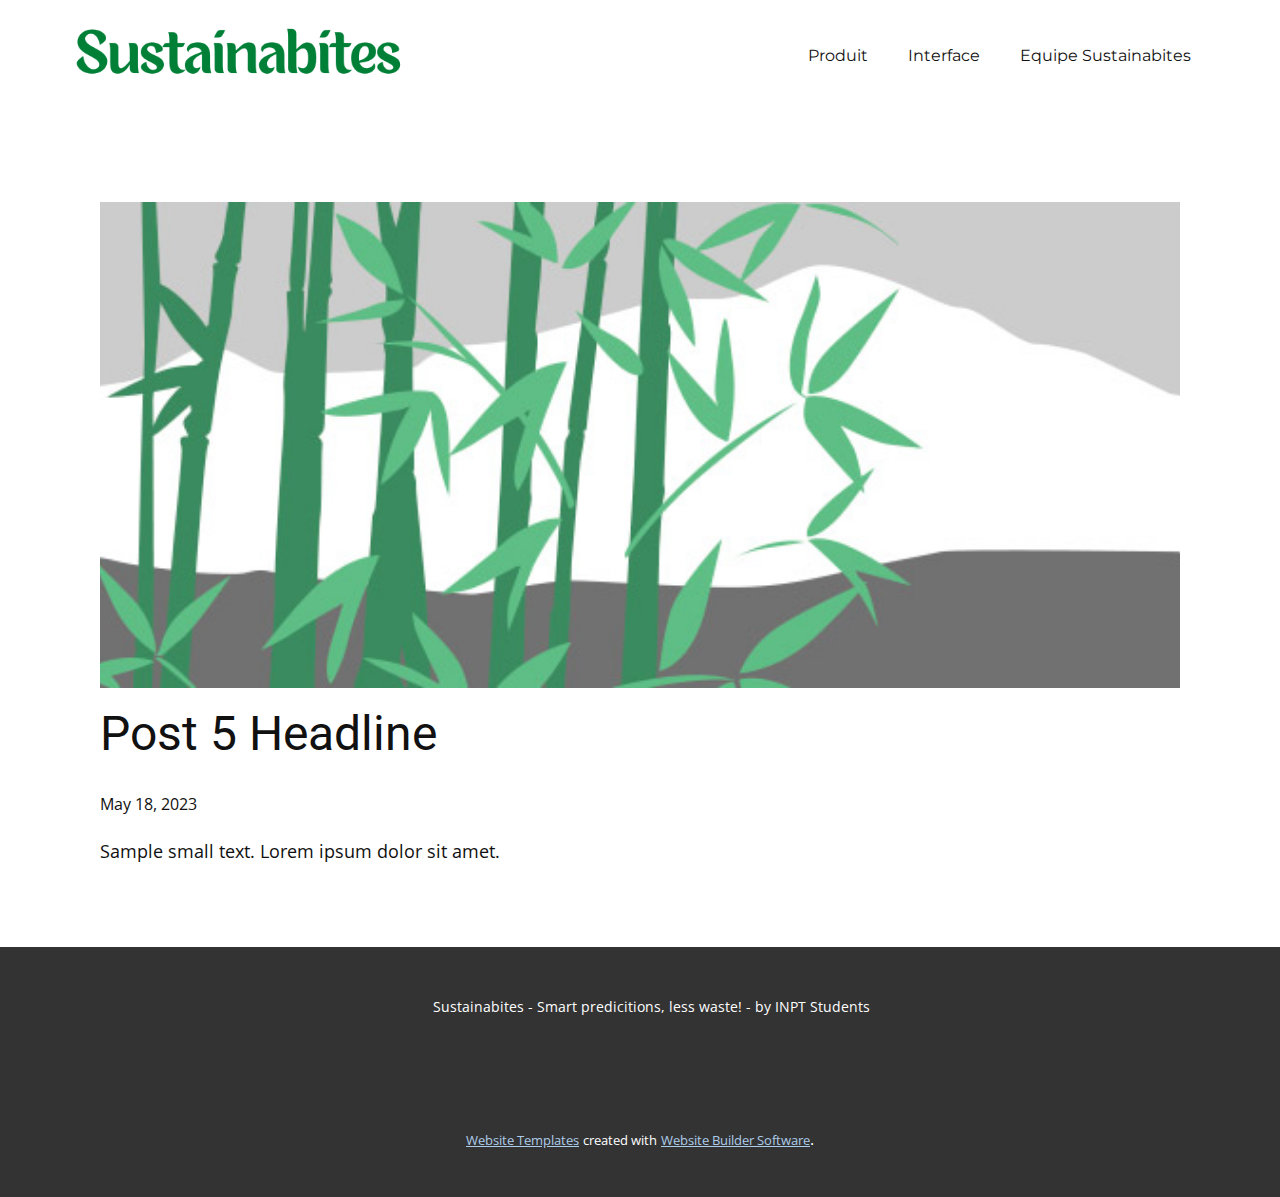
<file: blog/post-4.html>
<!DOCTYPE html>
<html style="font-size: 16px;" lang="en"><head>
    <meta name="viewport" content="width=device-width, initial-scale=1.0">
    <meta charset="utf-8">
    <meta name="keywords" content="Post 1 Headline">
    <meta name="description" content="">
    <title>Post 5 Headline</title>
    <link rel="stylesheet" href="../nicepage.css" media="screen">
<link rel="stylesheet" href="../Post-Template.css" media="screen">
    <script class="u-script" type="text/javascript" src="../jquery-1.9.1.min.js" defer=""></script>
    <script class="u-script" type="text/javascript" src="../nicepage.js" defer=""></script>
    <meta name="generator" content="Nicepage 5.10.1, nicepage.com">
    <link id="u-theme-google-font" rel="stylesheet" href="https://fonts.googleapis.com/css?family=Roboto:100,100i,300,300i,400,400i,500,500i,700,700i,900,900i|Open+Sans:300,300i,400,400i,500,500i,600,600i,700,700i,800,800i">
    <link id="u-page-google-font" rel="stylesheet" href="https://fonts.googleapis.com/css?family=Montserrat:100,100i,200,200i,300,300i,400,400i,500,500i,600,600i,700,700i,800,800i,900,900i">
    
    
    <script type="application/ld+json">{
		"@context": "http://schema.org",
		"@type": "Organization",
		"name": ""
}</script>
    <meta name="theme-color" content="#478ac9">
  <meta data-intl-tel-input-cdn-path="intlTelInput/"></head>
  <body class="u-body u-xl-mode" data-lang="en"><header class="u-align-center-sm u-align-center-xs u-clearfix u-header u-header" id="sec-fc20"><div class="u-clearfix u-sheet u-sheet-1">
        <nav class="u-align-left u-menu u-menu-one-level u-offcanvas u-menu-1">
          <div class="menu-collapse" style="font-size: 1rem;">
            <a class="u-button-style u-nav-link" href="#">
              <svg class="u-svg-link" preserveAspectRatio="xMidYMin slice" viewBox="0 0 302 302" style=""><use xlink:href="#svg-8a8f"></use></svg>
              <svg xmlns="http://www.w3.org/2000/svg" xmlns:xlink="http://www.w3.org/1999/xlink" version="1.1" id="svg-8a8f" x="0px" y="0px" viewBox="0 0 302 302" style="enable-background:new 0 0 302 302;" xml:space="preserve" class="u-svg-content"><g><rect y="36" width="302" height="30"></rect><rect y="236" width="302" height="30"></rect><rect y="136" width="302" height="30"></rect>
</g><g></g><g></g><g></g><g></g><g></g><g></g><g></g><g></g><g></g><g></g><g></g><g></g><g></g><g></g><g></g></svg>
            </a>
          </div>
          <div class="u-custom-menu u-nav-container">
            <ul class="u-custom-font u-font-montserrat u-nav u-unstyled u-nav-1"><li class="u-nav-item"><a class="u-button-style u-nav-link u-text-active-custom-color-2 u-text-hover-custom-color-3" href="../Produit.html" style="padding: 10px 20px;">Produit</a>
</li><li class="u-nav-item"><a class="u-button-style u-nav-link u-text-active-custom-color-2 u-text-hover-custom-color-3" href="../Interface.html" style="padding: 10px 20px;">Interface</a>
</li><li class="u-nav-item"><a class="u-button-style u-nav-link u-text-active-custom-color-2 u-text-hover-custom-color-3" href="../Equipe-Sustainabites.html" style="padding: 10px 20px;">Equipe Sustainabites</a>
</li></ul>
          </div>
          <div class="u-custom-menu u-nav-container-collapse">
            <div class="u-align-center u-black u-container-style u-inner-container-layout u-opacity u-opacity-95 u-sidenav">
              <div class="u-inner-container-layout u-sidenav-overflow">
                <div class="u-menu-close"></div>
                <ul class="u-align-center u-nav u-popupmenu-items u-unstyled u-nav-2"><li class="u-nav-item"><a class="u-button-style u-nav-link" href="../Produit.html">Produit</a>
</li><li class="u-nav-item"><a class="u-button-style u-nav-link" href="../Interface.html">Interface</a>
</li><li class="u-nav-item"><a class="u-button-style u-nav-link" href="../Equipe-Sustainabites.html">Equipe Sustainabites</a>
</li></ul>
              </div>
            </div>
            <div class="u-black u-menu-overlay u-opacity u-opacity-70"></div>
          </div>
        </nav>
        <img class="u-image u-image-contain u-image-default u-image-1" src="../images/Screenshotfrom2023-05-1816-15-27.png" alt="" data-image-width="493" data-image-height="90">
      </div></header>
    <section class="u-align-center u-clearfix u-section-1" id="sec-f135">
      <div class="u-clearfix u-sheet u-valign-middle-md u-valign-middle-sm u-valign-middle-xs u-sheet-1"><!--post_details--><!--post_details_options_json--><!--{"source":""}--><!--/post_details_options_json--><!--blog_post-->
        <div class="u-container-style u-expanded-width u-post-details u-post-details-1">
          <div class="u-container-layout u-valign-middle u-container-layout-1"><!--blog_post_image-->
            <img alt="" class="u-blog-control u-expanded-width u-image u-image-default u-image-1" src="../images/68f64b9d.jpeg"><!--/blog_post_image--><!--blog_post_header-->
            <h2 class="u-blog-control u-text u-text-1">Post 5 Headline</h2><!--/blog_post_header--><!--blog_post_metadata-->
            <div class="u-blog-control u-metadata u-metadata-1"><!--blog_post_metadata_date-->
              <span class="u-meta-date u-meta-icon">May 18, 2023</span><!--/blog_post_metadata_date--><!--blog_post_metadata_category-->
              <!--/blog_post_metadata_category--><!--blog_post_metadata_comments-->
              <!--/blog_post_metadata_comments-->
            </div><!--/blog_post_metadata--><!--blog_post_content-->
            <div class="u-align-justify u-blog-control u-post-content u-text u-text-2 fr-view">
  Sample small text. Lorem ipsum dolor sit amet.
  </div><!--/blog_post_content-->
          </div>
        </div><!--/blog_post--><!--/post_details-->
      </div>
    </section>
    
    
    <footer class="u-align-center u-clearfix u-footer u-grey-80 u-footer" id="sec-1c95"><div class="u-clearfix u-sheet u-sheet-1">
        <p class="u-small-text u-text u-text-variant u-text-1">Sustainabites - Smart predicitions, less waste! - by INPT Students</p>
      </div></footer>
    <section class="u-backlink u-clearfix u-grey-80">
      <a class="u-link" href="https://nicepage.com/website-templates" target="_blank">
        <span>Website Templates</span>
      </a>
      <p class="u-text">
        <span>created with</span>
      </p>
      <a class="u-link" href="" target="_blank">
        <span>Website Builder Software</span>
      </a>. 
    </section>
  
</body></html>
</file>
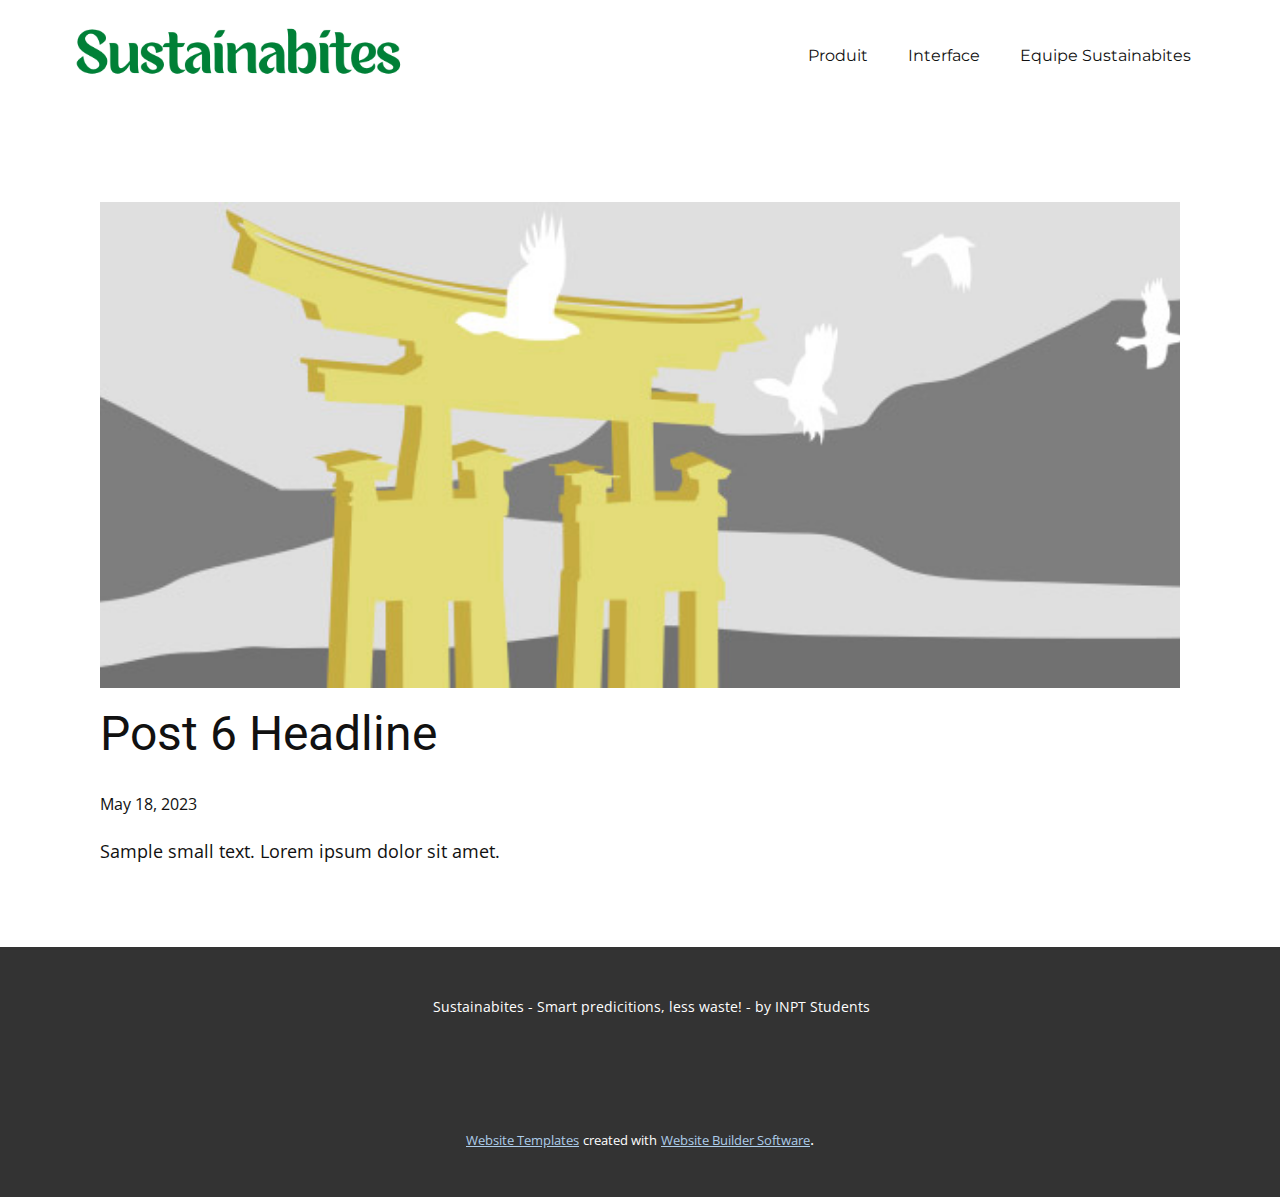
<file: blog/post-5.html>
<!DOCTYPE html>
<html style="font-size: 16px;" lang="en"><head>
    <meta name="viewport" content="width=device-width, initial-scale=1.0">
    <meta charset="utf-8">
    <meta name="keywords" content="Post 1 Headline">
    <meta name="description" content="">
    <title>Post 6 Headline</title>
    <link rel="stylesheet" href="../nicepage.css" media="screen">
<link rel="stylesheet" href="../Post-Template.css" media="screen">
    <script class="u-script" type="text/javascript" src="../jquery-1.9.1.min.js" defer=""></script>
    <script class="u-script" type="text/javascript" src="../nicepage.js" defer=""></script>
    <meta name="generator" content="Nicepage 5.10.1, nicepage.com">
    <link id="u-theme-google-font" rel="stylesheet" href="https://fonts.googleapis.com/css?family=Roboto:100,100i,300,300i,400,400i,500,500i,700,700i,900,900i|Open+Sans:300,300i,400,400i,500,500i,600,600i,700,700i,800,800i">
    <link id="u-page-google-font" rel="stylesheet" href="https://fonts.googleapis.com/css?family=Montserrat:100,100i,200,200i,300,300i,400,400i,500,500i,600,600i,700,700i,800,800i,900,900i">
    
    
    <script type="application/ld+json">{
		"@context": "http://schema.org",
		"@type": "Organization",
		"name": ""
}</script>
    <meta name="theme-color" content="#478ac9">
  <meta data-intl-tel-input-cdn-path="intlTelInput/"></head>
  <body class="u-body u-xl-mode" data-lang="en"><header class="u-align-center-sm u-align-center-xs u-clearfix u-header u-header" id="sec-fc20"><div class="u-clearfix u-sheet u-sheet-1">
        <nav class="u-align-left u-menu u-menu-one-level u-offcanvas u-menu-1">
          <div class="menu-collapse" style="font-size: 1rem;">
            <a class="u-button-style u-nav-link" href="#">
              <svg class="u-svg-link" preserveAspectRatio="xMidYMin slice" viewBox="0 0 302 302" style=""><use xlink:href="#svg-8a8f"></use></svg>
              <svg xmlns="http://www.w3.org/2000/svg" xmlns:xlink="http://www.w3.org/1999/xlink" version="1.1" id="svg-8a8f" x="0px" y="0px" viewBox="0 0 302 302" style="enable-background:new 0 0 302 302;" xml:space="preserve" class="u-svg-content"><g><rect y="36" width="302" height="30"></rect><rect y="236" width="302" height="30"></rect><rect y="136" width="302" height="30"></rect>
</g><g></g><g></g><g></g><g></g><g></g><g></g><g></g><g></g><g></g><g></g><g></g><g></g><g></g><g></g><g></g></svg>
            </a>
          </div>
          <div class="u-custom-menu u-nav-container">
            <ul class="u-custom-font u-font-montserrat u-nav u-unstyled u-nav-1"><li class="u-nav-item"><a class="u-button-style u-nav-link u-text-active-custom-color-2 u-text-hover-custom-color-3" href="../Produit.html" style="padding: 10px 20px;">Produit</a>
</li><li class="u-nav-item"><a class="u-button-style u-nav-link u-text-active-custom-color-2 u-text-hover-custom-color-3" href="../Interface.html" style="padding: 10px 20px;">Interface</a>
</li><li class="u-nav-item"><a class="u-button-style u-nav-link u-text-active-custom-color-2 u-text-hover-custom-color-3" href="../Equipe-Sustainabites.html" style="padding: 10px 20px;">Equipe Sustainabites</a>
</li></ul>
          </div>
          <div class="u-custom-menu u-nav-container-collapse">
            <div class="u-align-center u-black u-container-style u-inner-container-layout u-opacity u-opacity-95 u-sidenav">
              <div class="u-inner-container-layout u-sidenav-overflow">
                <div class="u-menu-close"></div>
                <ul class="u-align-center u-nav u-popupmenu-items u-unstyled u-nav-2"><li class="u-nav-item"><a class="u-button-style u-nav-link" href="../Produit.html">Produit</a>
</li><li class="u-nav-item"><a class="u-button-style u-nav-link" href="../Interface.html">Interface</a>
</li><li class="u-nav-item"><a class="u-button-style u-nav-link" href="../Equipe-Sustainabites.html">Equipe Sustainabites</a>
</li></ul>
              </div>
            </div>
            <div class="u-black u-menu-overlay u-opacity u-opacity-70"></div>
          </div>
        </nav>
        <img class="u-image u-image-contain u-image-default u-image-1" src="../images/Screenshotfrom2023-05-1816-15-27.png" alt="" data-image-width="493" data-image-height="90">
      </div></header>
    <section class="u-align-center u-clearfix u-section-1" id="sec-f135">
      <div class="u-clearfix u-sheet u-valign-middle-md u-valign-middle-sm u-valign-middle-xs u-sheet-1"><!--post_details--><!--post_details_options_json--><!--{"source":""}--><!--/post_details_options_json--><!--blog_post-->
        <div class="u-container-style u-expanded-width u-post-details u-post-details-1">
          <div class="u-container-layout u-valign-middle u-container-layout-1"><!--blog_post_image-->
            <img alt="" class="u-blog-control u-expanded-width u-image u-image-default u-image-1" src="../images/8ad73f3c.jpeg"><!--/blog_post_image--><!--blog_post_header-->
            <h2 class="u-blog-control u-text u-text-1">Post 6 Headline</h2><!--/blog_post_header--><!--blog_post_metadata-->
            <div class="u-blog-control u-metadata u-metadata-1"><!--blog_post_metadata_date-->
              <span class="u-meta-date u-meta-icon">May 18, 2023</span><!--/blog_post_metadata_date--><!--blog_post_metadata_category-->
              <!--/blog_post_metadata_category--><!--blog_post_metadata_comments-->
              <!--/blog_post_metadata_comments-->
            </div><!--/blog_post_metadata--><!--blog_post_content-->
            <div class="u-align-justify u-blog-control u-post-content u-text u-text-2 fr-view">
  Sample small text. Lorem ipsum dolor sit amet.
  </div><!--/blog_post_content-->
          </div>
        </div><!--/blog_post--><!--/post_details-->
      </div>
    </section>
    
    
    <footer class="u-align-center u-clearfix u-footer u-grey-80 u-footer" id="sec-1c95"><div class="u-clearfix u-sheet u-sheet-1">
        <p class="u-small-text u-text u-text-variant u-text-1">Sustainabites - Smart predicitions, less waste! - by INPT Students</p>
      </div></footer>
    <section class="u-backlink u-clearfix u-grey-80">
      <a class="u-link" href="https://nicepage.com/website-templates" target="_blank">
        <span>Website Templates</span>
      </a>
      <p class="u-text">
        <span>created with</span>
      </p>
      <a class="u-link" href="" target="_blank">
        <span>Website Builder Software</span>
      </a>. 
    </section>
  
</body></html>
</file>
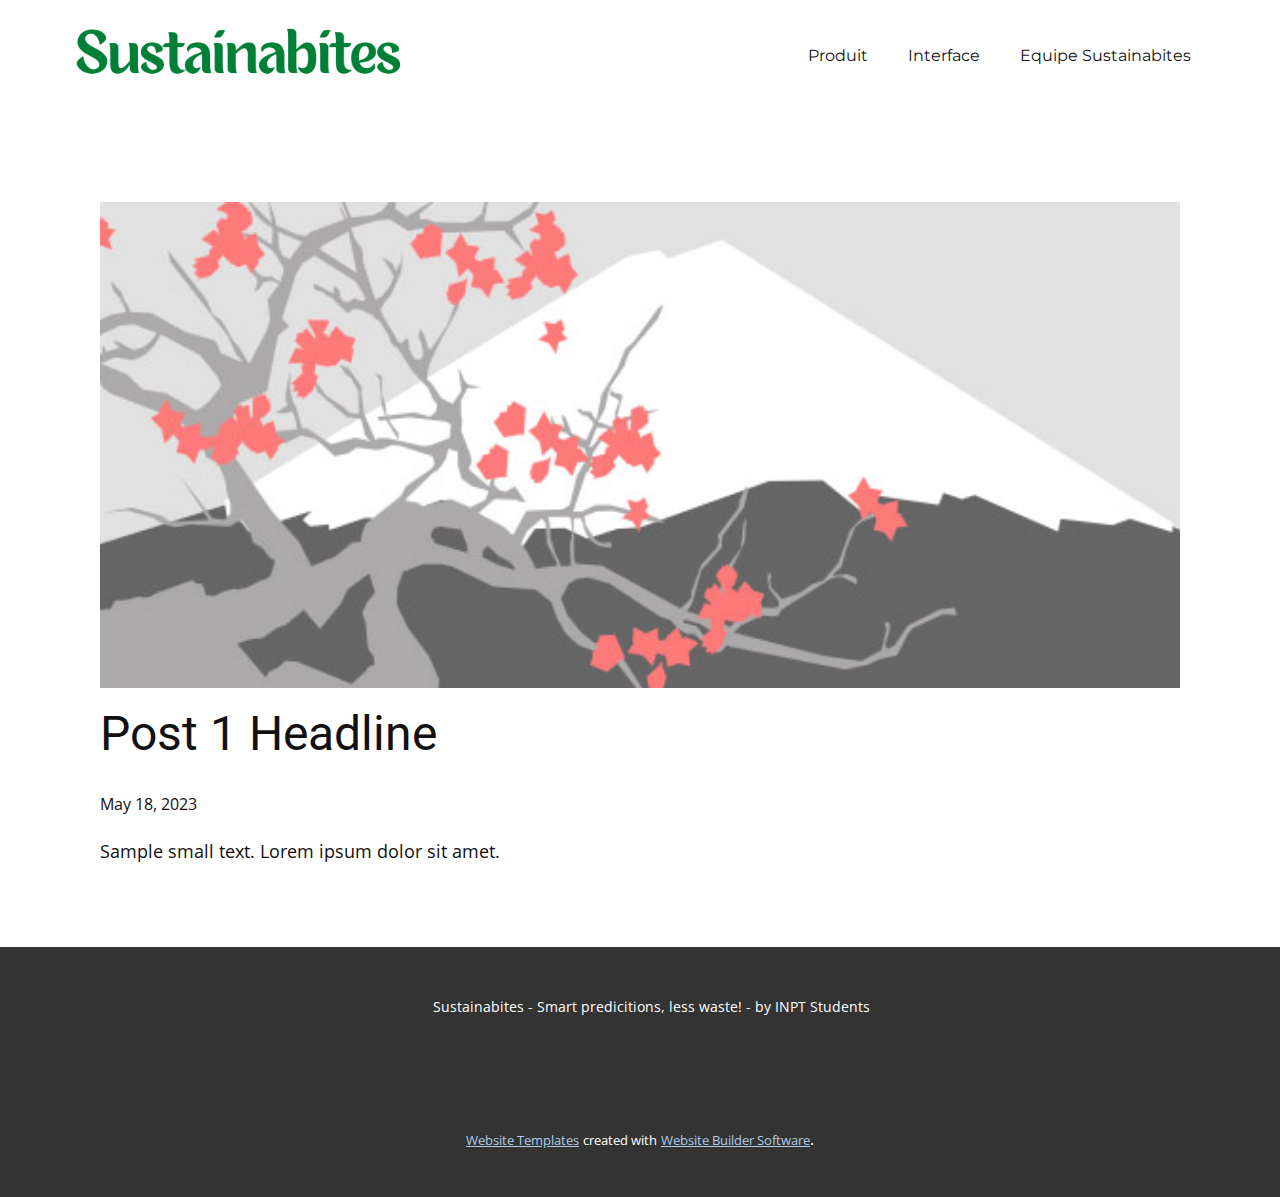
<file: blog/post.html>
<!DOCTYPE html>
<html style="font-size: 16px;" lang="en"><head>
    <meta name="viewport" content="width=device-width, initial-scale=1.0">
    <meta charset="utf-8">
    <meta name="keywords" content="Post 1 Headline">
    <meta name="description" content="">
    <title>Post 1 Headline</title>
    <link rel="stylesheet" href="../nicepage.css" media="screen">
<link rel="stylesheet" href="../Post-Template.css" media="screen">
    <script class="u-script" type="text/javascript" src="../jquery-1.9.1.min.js" defer=""></script>
    <script class="u-script" type="text/javascript" src="../nicepage.js" defer=""></script>
    <meta name="generator" content="Nicepage 5.10.1, nicepage.com">
    <link id="u-theme-google-font" rel="stylesheet" href="https://fonts.googleapis.com/css?family=Roboto:100,100i,300,300i,400,400i,500,500i,700,700i,900,900i|Open+Sans:300,300i,400,400i,500,500i,600,600i,700,700i,800,800i">
    <link id="u-page-google-font" rel="stylesheet" href="https://fonts.googleapis.com/css?family=Montserrat:100,100i,200,200i,300,300i,400,400i,500,500i,600,600i,700,700i,800,800i,900,900i">
    
    
    <script type="application/ld+json">{
		"@context": "http://schema.org",
		"@type": "Organization",
		"name": ""
}</script>
    <meta name="theme-color" content="#478ac9">
  <meta data-intl-tel-input-cdn-path="intlTelInput/"></head>
  <body class="u-body u-xl-mode" data-lang="en"><header class="u-align-center-sm u-align-center-xs u-clearfix u-header u-header" id="sec-fc20"><div class="u-clearfix u-sheet u-sheet-1">
        <nav class="u-align-left u-menu u-menu-one-level u-offcanvas u-menu-1">
          <div class="menu-collapse" style="font-size: 1rem;">
            <a class="u-button-style u-nav-link" href="#">
              <svg class="u-svg-link" preserveAspectRatio="xMidYMin slice" viewBox="0 0 302 302" style=""><use xlink:href="#svg-8a8f"></use></svg>
              <svg xmlns="http://www.w3.org/2000/svg" xmlns:xlink="http://www.w3.org/1999/xlink" version="1.1" id="svg-8a8f" x="0px" y="0px" viewBox="0 0 302 302" style="enable-background:new 0 0 302 302;" xml:space="preserve" class="u-svg-content"><g><rect y="36" width="302" height="30"></rect><rect y="236" width="302" height="30"></rect><rect y="136" width="302" height="30"></rect>
</g><g></g><g></g><g></g><g></g><g></g><g></g><g></g><g></g><g></g><g></g><g></g><g></g><g></g><g></g><g></g></svg>
            </a>
          </div>
          <div class="u-custom-menu u-nav-container">
            <ul class="u-custom-font u-font-montserrat u-nav u-unstyled u-nav-1"><li class="u-nav-item"><a class="u-button-style u-nav-link u-text-active-custom-color-2 u-text-hover-custom-color-3" href="../Produit.html" style="padding: 10px 20px;">Produit</a>
</li><li class="u-nav-item"><a class="u-button-style u-nav-link u-text-active-custom-color-2 u-text-hover-custom-color-3" href="../Interface.html" style="padding: 10px 20px;">Interface</a>
</li><li class="u-nav-item"><a class="u-button-style u-nav-link u-text-active-custom-color-2 u-text-hover-custom-color-3" href="../Equipe-Sustainabites.html" style="padding: 10px 20px;">Equipe Sustainabites</a>
</li></ul>
          </div>
          <div class="u-custom-menu u-nav-container-collapse">
            <div class="u-align-center u-black u-container-style u-inner-container-layout u-opacity u-opacity-95 u-sidenav">
              <div class="u-inner-container-layout u-sidenav-overflow">
                <div class="u-menu-close"></div>
                <ul class="u-align-center u-nav u-popupmenu-items u-unstyled u-nav-2"><li class="u-nav-item"><a class="u-button-style u-nav-link" href="../Produit.html">Produit</a>
</li><li class="u-nav-item"><a class="u-button-style u-nav-link" href="../Interface.html">Interface</a>
</li><li class="u-nav-item"><a class="u-button-style u-nav-link" href="../Equipe-Sustainabites.html">Equipe Sustainabites</a>
</li></ul>
              </div>
            </div>
            <div class="u-black u-menu-overlay u-opacity u-opacity-70"></div>
          </div>
        </nav>
        <img class="u-image u-image-contain u-image-default u-image-1" src="../images/Screenshotfrom2023-05-1816-15-27.png" alt="" data-image-width="493" data-image-height="90">
      </div></header>
    <section class="u-align-center u-clearfix u-section-1" id="sec-f135">
      <div class="u-clearfix u-sheet u-valign-middle-md u-valign-middle-sm u-valign-middle-xs u-sheet-1"><!--post_details--><!--post_details_options_json--><!--{"source":""}--><!--/post_details_options_json--><!--blog_post-->
        <div class="u-container-style u-expanded-width u-post-details u-post-details-1">
          <div class="u-container-layout u-valign-middle u-container-layout-1"><!--blog_post_image-->
            <img alt="" class="u-blog-control u-expanded-width u-image u-image-default u-image-1" src="../images/0fd3416c.jpeg"><!--/blog_post_image--><!--blog_post_header-->
            <h2 class="u-blog-control u-text u-text-1">Post 1 Headline</h2><!--/blog_post_header--><!--blog_post_metadata-->
            <div class="u-blog-control u-metadata u-metadata-1"><!--blog_post_metadata_date-->
              <span class="u-meta-date u-meta-icon">May 18, 2023</span><!--/blog_post_metadata_date--><!--blog_post_metadata_category-->
              <!--/blog_post_metadata_category--><!--blog_post_metadata_comments-->
              <!--/blog_post_metadata_comments-->
            </div><!--/blog_post_metadata--><!--blog_post_content-->
            <div class="u-align-justify u-blog-control u-post-content u-text u-text-2 fr-view">
  Sample small text. Lorem ipsum dolor sit amet.
  </div><!--/blog_post_content-->
          </div>
        </div><!--/blog_post--><!--/post_details-->
      </div>
    </section>
    
    
    <footer class="u-align-center u-clearfix u-footer u-grey-80 u-footer" id="sec-1c95"><div class="u-clearfix u-sheet u-sheet-1">
        <p class="u-small-text u-text u-text-variant u-text-1">Sustainabites - Smart predicitions, less waste! - by INPT Students</p>
      </div></footer>
    <section class="u-backlink u-clearfix u-grey-80">
      <a class="u-link" href="https://nicepage.com/website-templates" target="_blank">
        <span>Website Templates</span>
      </a>
      <p class="u-text">
        <span>created with</span>
      </p>
      <a class="u-link" href="" target="_blank">
        <span>Website Builder Software</span>
      </a>. 
    </section>
  
</body></html>
</file>
